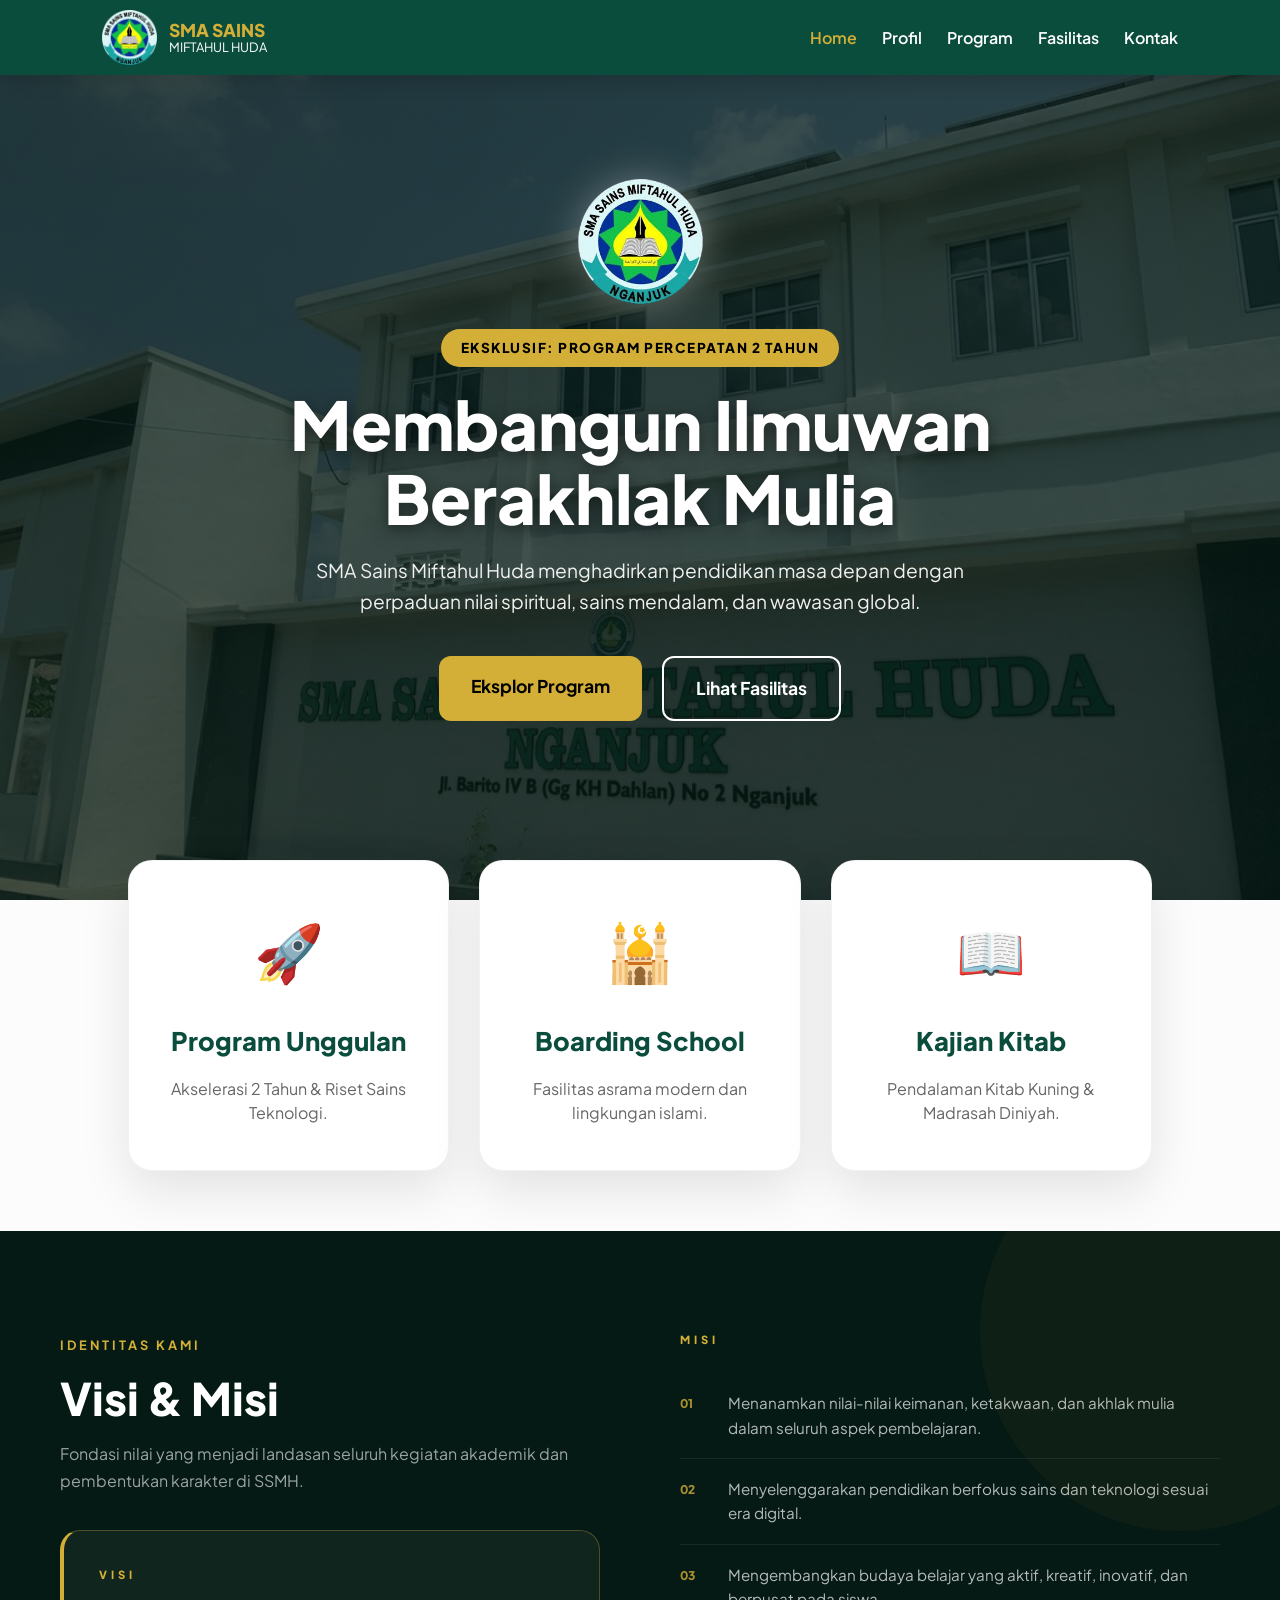
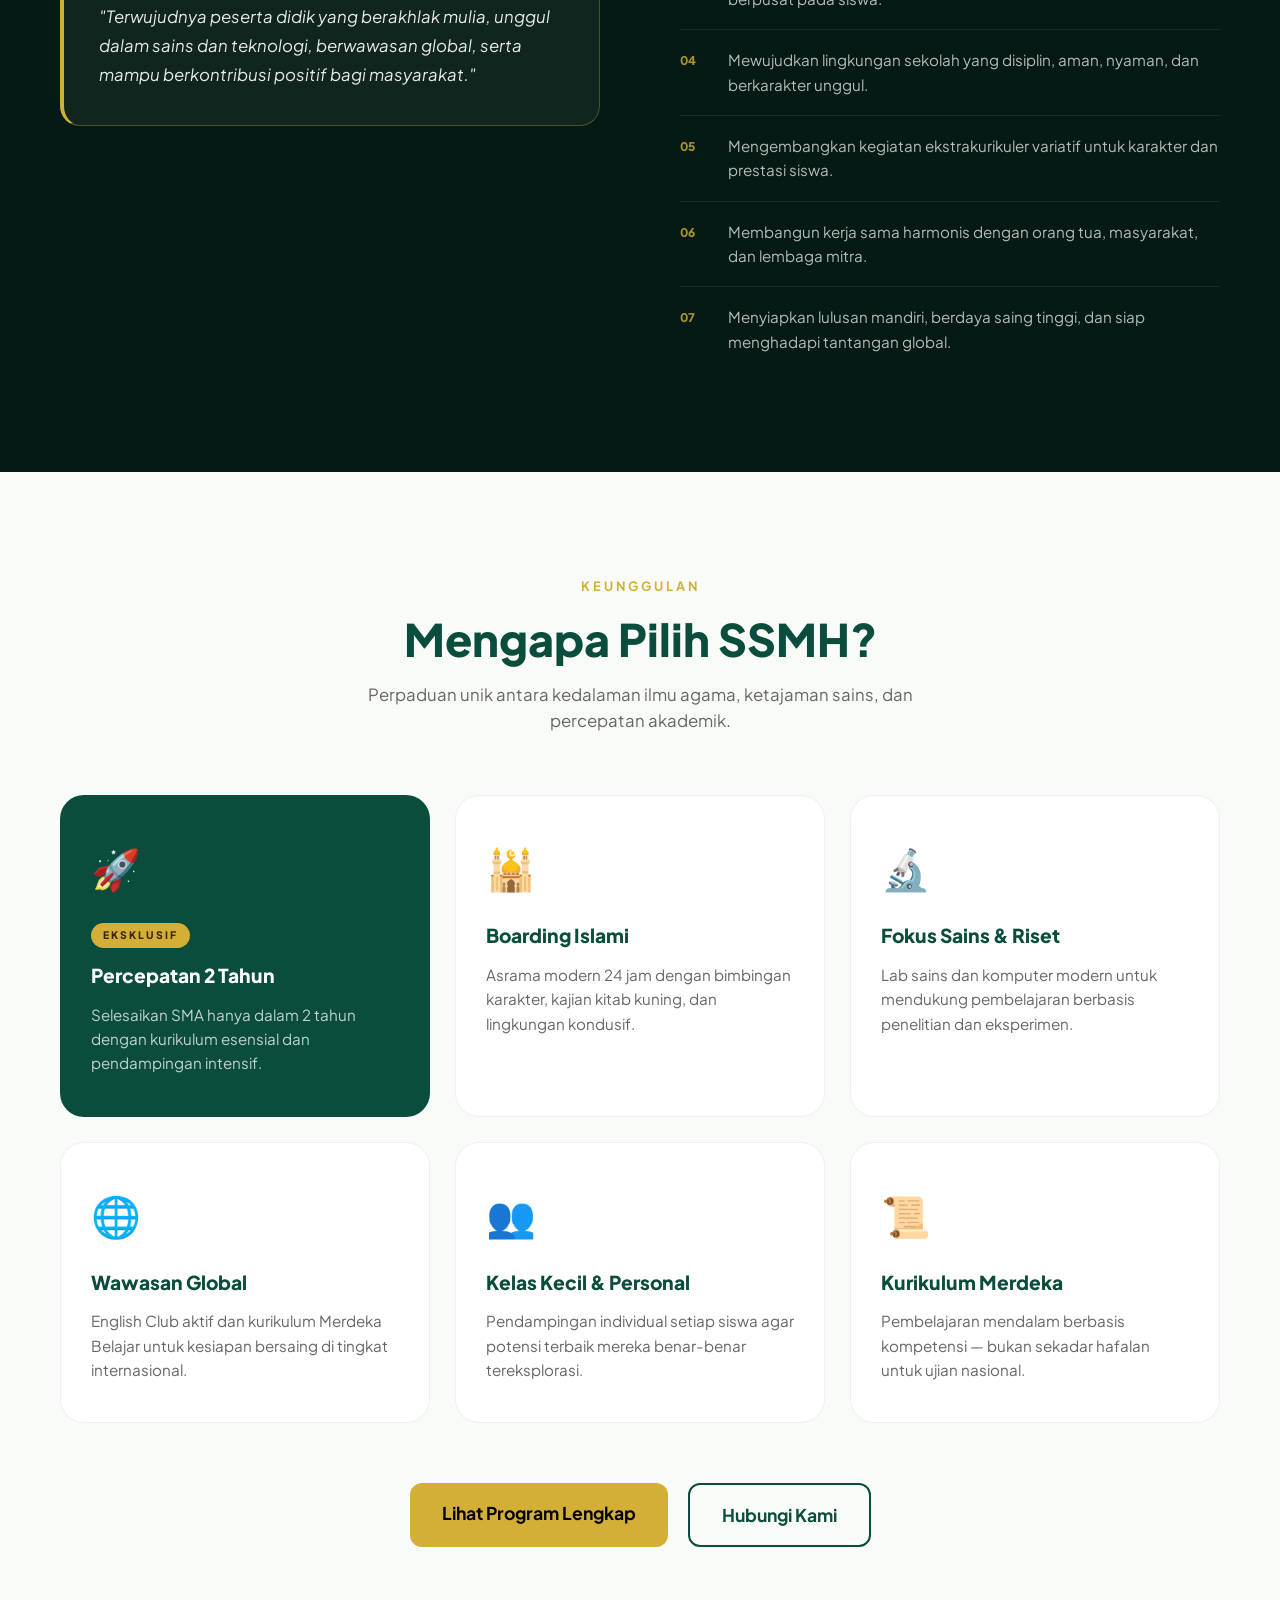
<file: index.html>
<!DOCTYPE html>
<html lang="id">
<head>
    <meta charset="UTF-8">
    <meta name="viewport" content="width=device-width, initial-scale=1.0">
    <title>SMA Sains Miftahul Huda</title>
    <link rel="icon" type="image/x-icon" href="dokumentasi/logo/favicon.ico">
    <link href="https://fonts.googleapis.com/css2?family=Inter:wght@400;700&family=Plus+Jakarta+Sans:wght@500;800&display=swap" rel="stylesheet">
    <link rel="stylesheet" href="css/style.css">
</head>
<body>


<nav>
    <div class="logo-container">
        <img src="dokumentasi/logo/images__6_-removebg-preview.png" alt="Logo SSMH" class="main-logo">
        <div class="logo-text">
            <span class="top">SMA SAINS</span>
            <span class="bottom">MIFTAHUL HUDA</span>
        </div>
    </div>
    <ul>
        <li><a href="index.html" class="active">Home</a></li>
        <li><a href="profil.html">Profil</a></li>
        <li><a href="program.html">Program</a></li>
        <li><a href="fasilitas.html">Fasilitas</a></li>
        <li><a href="kontak.html">Kontak</a></li>   
    </ul>
</nav>

<section class="hero">
    <div class="hero-content">
        <img src="dokumentasi/logo/images__6_-removebg-preview.png" alt="Logo" class="hero-center-logo">
        
        <div class="hero-text-area">
            <span class="badge">Eksklusif: Program Percepatan 2 Tahun</span>
            <h1>Membangun Ilmuwan Berakhlak Mulia</h1>
            <p>SMA Sains Miftahul Huda menghadirkan pendidikan masa depan dengan perpaduan nilai spiritual, sains mendalam, dan wawasan global.</p>
            
            <div class="hero-btns">
                <a href="program.html" class="btn btn-primary">Eksplor Program</a>
                <a href="fasilitas.html" class="btn btn-outline">Lihat Fasilitas</a>
            </div>
        </div>
    </div>
</section>

<section class="highlight">
    <a href="program.html" class="card">
        <div class="icon">🚀</div>
        <h3>Program Unggulan</h3>
        <p>Akselerasi 2 Tahun & Riset Sains Teknologi.</p>
    </a>

    <a href="fasilitas.html" class="card">
        <div class="icon">🕌</div>
        <h3>Boarding School</h3>
        <p>Fasilitas asrama modern dan lingkungan islami.</p>
    </a>

    <a href="program.html#pondok" class="card">
        <div class="icon">📖</div>
        <h3>Kajian Kitab</h3>
        <p>Pendalaman Kitab Kuning & Madrasah Diniyah.</p>
    </a>
</section>

<!-- =============================================
     GANTI SELURUH <section class="gallery-section"> 
     dengan dua section
     ============================================= -->

<!-- SECTION 1: VISI & MISI -->
<section class="visi-misi-section">
    <div class="container">
        <div class="vm-layout">

            <!-- Kiri: Visi -->
            <div class="vm-left">
                <span class="section-tag">Identitas Kami</span>
                <h2>Visi & Misi</h2>
                <p class="vm-intro">Fondasi nilai yang menjadi landasan seluruh kegiatan akademik dan pembentukan karakter di SSMH.</p>

                <div class="visi-card">
                    <div class="visi-card-label">VISI</div>
                    <blockquote>
                        "Terwujudnya peserta didik yang berakhlak mulia, unggul dalam sains dan teknologi, berwawasan global, serta mampu berkontribusi positif bagi masyarakat."
                    </blockquote>
                </div>
            </div>

            <!-- Kanan: Misi -->
            <div class="vm-right">
                <div class="misi-label-top">MISI</div>
                <ul class="misi-list">
                    <li>
                        <span class="misi-num">01</span>
                        <p>Menanamkan nilai-nilai keimanan, ketakwaan, dan akhlak mulia dalam seluruh aspek pembelajaran.</p>
                    </li>
                    <li>
                        <span class="misi-num">02</span>
                        <p>Menyelenggarakan pendidikan berfokus sains dan teknologi sesuai era digital.</p>
                    </li>
                    <li>
                        <span class="misi-num">03</span>
                        <p>Mengembangkan budaya belajar yang aktif, kreatif, inovatif, dan berpusat pada siswa.</p>
                    </li>
                    <li>
                        <span class="misi-num">04</span>
                        <p>Mewujudkan lingkungan sekolah yang disiplin, aman, nyaman, dan berkarakter unggul.</p>
                    </li>
                    <li>
                        <span class="misi-num">05</span>
                        <p>Mengembangkan kegiatan ekstrakurikuler variatif untuk karakter dan prestasi siswa.</p>
                    </li>
                    <li>
                        <span class="misi-num">06</span>
                        <p>Membangun kerja sama harmonis dengan orang tua, masyarakat, dan lembaga mitra.</p>
                    </li>
                    <li>
                        <span class="misi-num">07</span>
                        <p>Menyiapkan lulusan mandiri, berdaya saing tinggi, dan siap menghadapi tantangan global.</p>
                    </li>
                </ul>
            </div>

        </div>
    </div>
</section>

<!-- SECTION 2: MENGAPA PILIH KAMI -->
<section class="why-section">
    <div class="container">
        <div class="why-header">
            <span class="section-tag">Keunggulan</span>
            <h2>Mengapa Pilih SSMH?</h2>
            <p>Perpaduan unik antara kedalaman ilmu agama, ketajaman sains, dan percepatan akademik.</p>
        </div>

        <div class="why-grid">
            <div class="why-card why-card--featured">
                <div class="why-card-icon">🚀</div>
                <div class="why-badge-pill">Eksklusif</div>
                <h3>Percepatan 2 Tahun</h3>
                <p>Selesaikan SMA hanya dalam 2 tahun dengan kurikulum esensial dan pendampingan intensif.</p>
            </div>

            <div class="why-card">
                <div class="why-card-icon">🕌</div>
                <h3>Boarding Islami</h3>
                <p>Asrama modern 24 jam dengan bimbingan karakter, kajian kitab kuning, dan lingkungan kondusif.</p>
            </div>

            <div class="why-card">
                <div class="why-card-icon">🔬</div>
                <h3>Fokus Sains & Riset</h3>
                <p>Lab sains dan komputer modern untuk mendukung pembelajaran berbasis penelitian dan eksperimen.</p>
            </div>

            <div class="why-card">
                <div class="why-card-icon">🌐</div>
                <h3>Wawasan Global</h3>
                <p>English Club aktif dan kurikulum Merdeka Belajar untuk kesiapan bersaing di tingkat internasional.</p>
            </div>

            <div class="why-card">
                <div class="why-card-icon">👥</div>
                <h3>Kelas Kecil & Personal</h3>
                <p>Pendampingan individual setiap siswa agar potensi terbaik mereka benar-benar tereksplorasi.</p>
            </div>

            <div class="why-card">
                <div class="why-card-icon">📜</div>
                <h3>Kurikulum Merdeka</h3>
                <p>Pembelajaran mendalam berbasis kompetensi — bukan sekadar hafalan untuk ujian nasional.</p>
            </div>
        </div>

        <div class="why-cta">
            <a href="program.html" class="btn btn-primary">Lihat Program Lengkap</a>
            <a href="kontak.html" class="btn btn-outline" style="color: var(--primary); border-color: var(--primary);">Hubungi Kami</a>
        </div>
    </div>
</section>
</file>
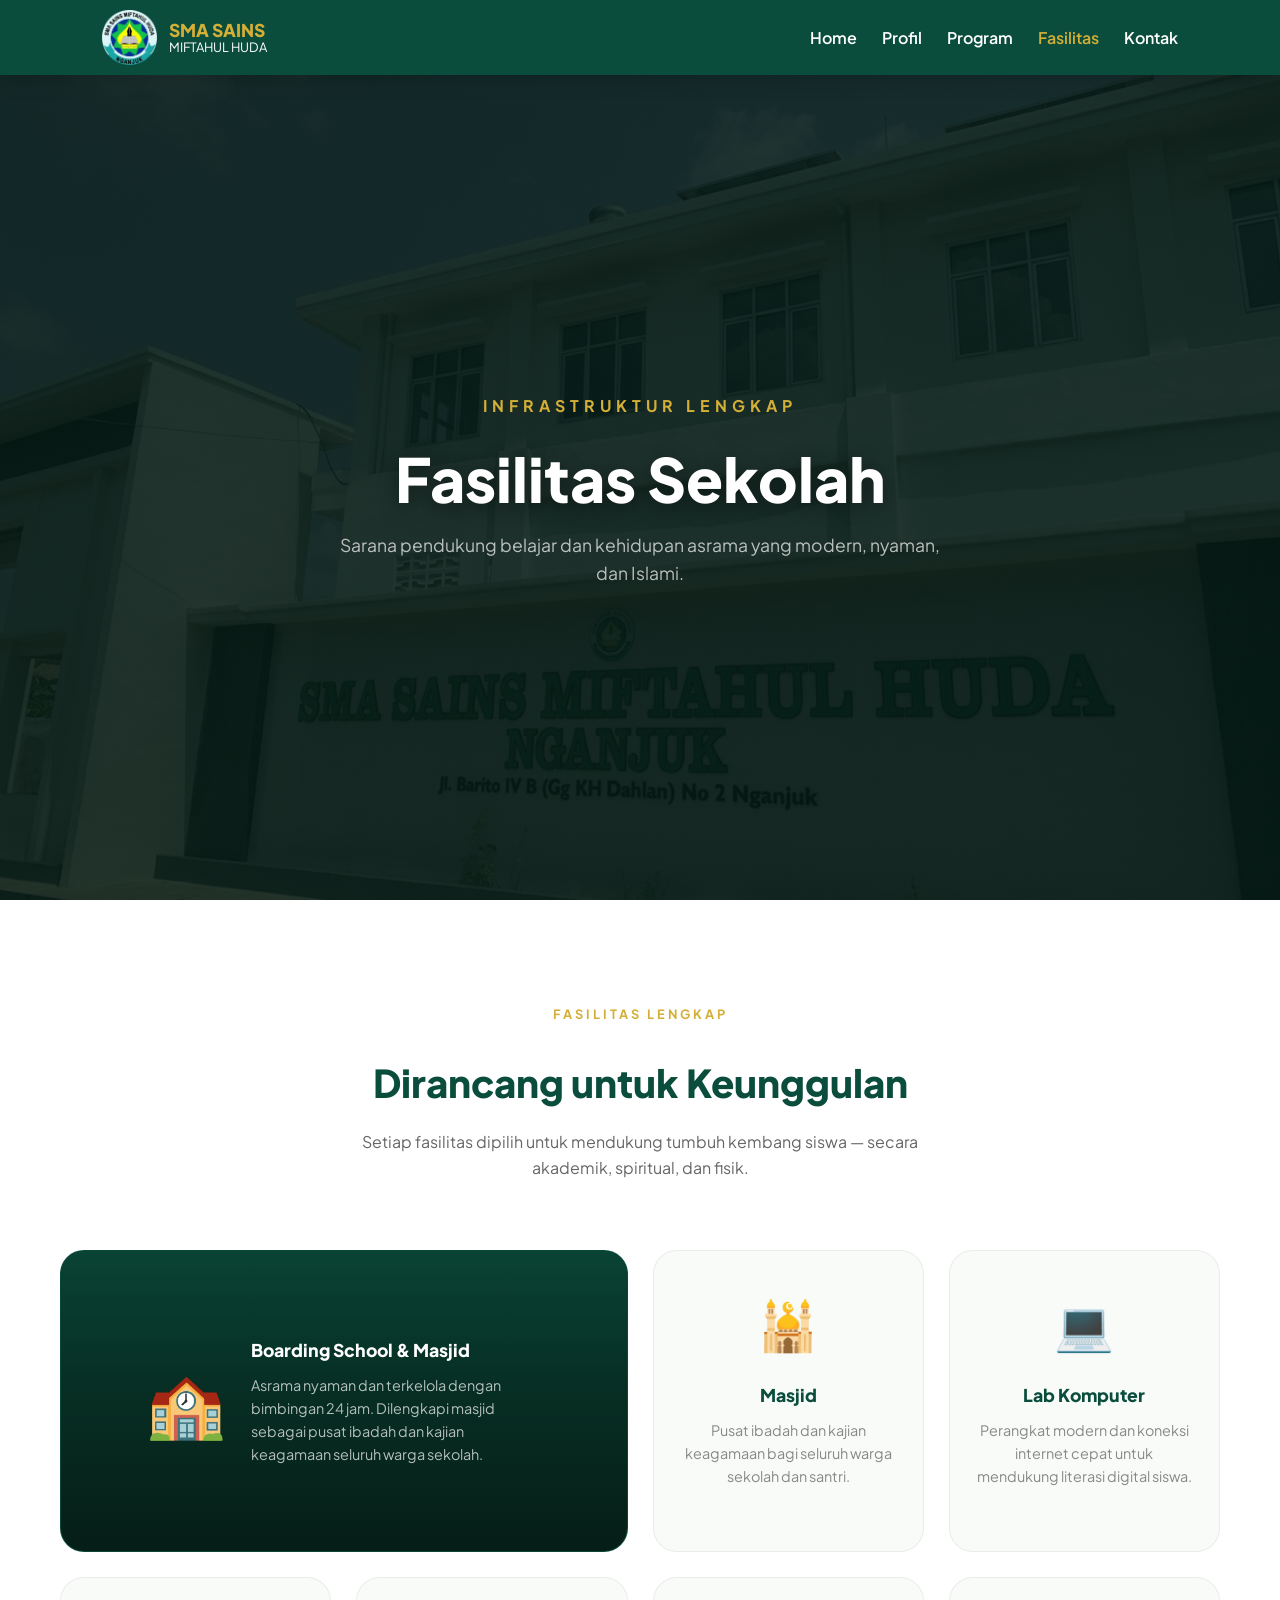
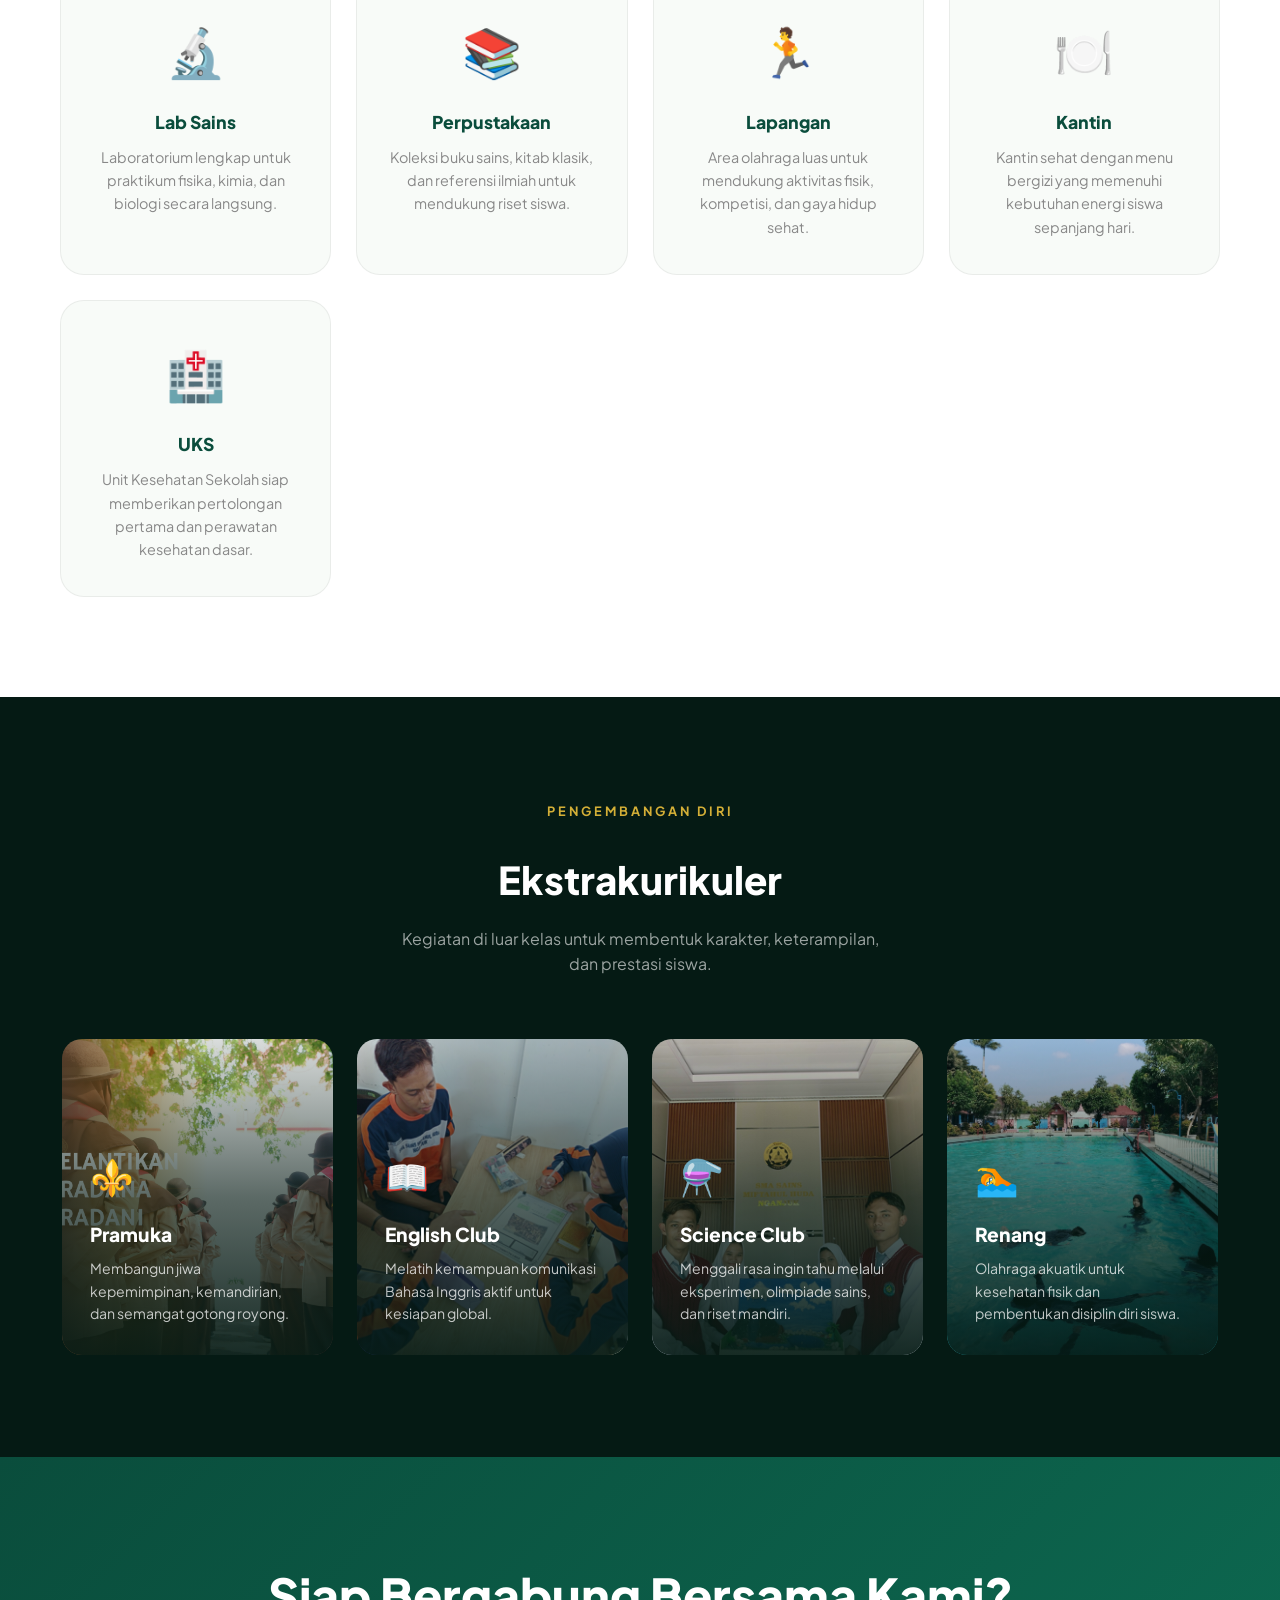
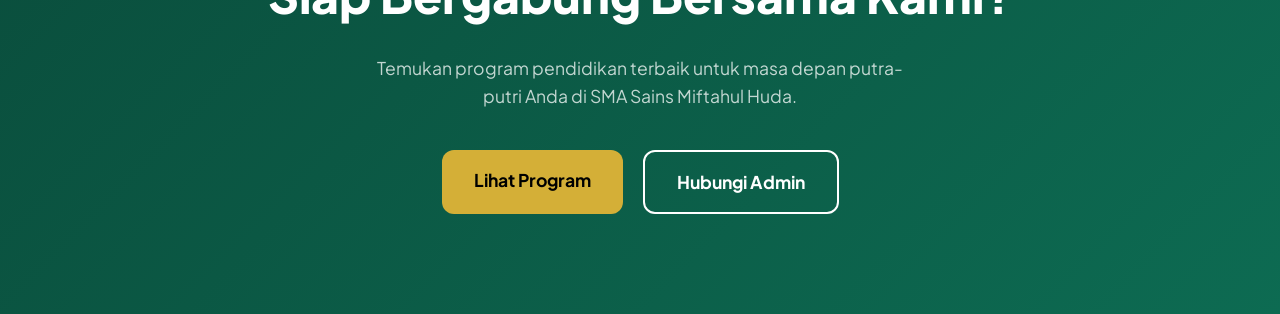
<file: fasilitas.html>
<!DOCTYPE html>
<html lang="id">
<head>
    <meta charset="UTF-8">
    <meta name="viewport" content="width=device-width, initial-scale=1.0">
    
    <title>Fasilitas | SMA Sains Miftahul Huda</title>
    <link rel="icon" type="image/x-icon" href="dokumentasi/logo/favicon.ico">
    <link href="https://fonts.googleapis.com/css2?family=Plus+Jakarta+Sans:wght@400;500;700;800&display=swap" rel="stylesheet">
    <link rel="stylesheet" href="css/style.css">
    <style>
        /* ============================================================
           FASILITAS PAGE - INLINE STYLES
           ============================================================ */

    
        /* SUB HEADER */
        .sub-header {
            padding: 160px 10% 80px;
            background: linear-gradient(rgba(5, 26, 20, 0.88), rgba(5, 26, 20, 0.88)),
                        url('dokumentasi/gedung/sma.png');
            background-size: cover;
            background-position: center;
            background-attachment: fixed;
            color: white;
            text-align: center;
        }

        .sub-header .section-tag {
            color: var(--accent);
        }

        .sub-header h1 {
            font-size: clamp(2.2rem, 5vw, 3.8rem);
            font-weight: 800;
            color: white;
            margin: 10px 0 20px;
        }

        .sub-header p {
            font-size: 1.1rem;
            color: rgba(255,255,255,0.7);
            max-width: 600px;
            margin: 0 auto;
        }

        /* ============================================================
           FASILITAS UTAMA (Boarding + Ibadah)
           ============================================================ */
        .fasilitas-section {
            padding: 100px 0;
            background: #fff;
        }

        .fas-intro {
            text-align: center;
            margin-bottom: 70px;
        }

        .fas-intro h2 {
            font-size: clamp(1.8rem, 3vw, 2.8rem);
            font-weight: 800;
            color: var(--primary);
            margin: 10px 0 15px;
        }

        .fas-intro p {
            color: #666;
            max-width: 600px;
            margin: 0 auto;
        }

        /* GRID FASILITAS */
        .fas-grid {
            display: grid;
            grid-template-columns: repeat(4, 1fr);
            gap: 25px;
        }

        .fas-card {
            background: #f8fbf8;
            border-radius: 24px;
            padding: 35px 25px;
            text-align: center;
            border: 1px solid rgba(0,0,0,0.06);
            transition: 0.4s cubic-bezier(0.175, 0.885, 0.32, 1.275);
            position: relative;
            overflow: hidden;
        }

        .fas-card::before {
            content: '';
            position: absolute;
            top: 0; left: 0; right: 0;
            height: 4px;
            background: var(--accent);
            transform: scaleX(0);
            transition: 0.3s;
            transform-origin: left;
        }

        .fas-card:hover {
            transform: translateY(-12px);
            box-shadow: 0 25px 50px rgba(10, 77, 60, 0.1);
            background: white;
        }

        .fas-card:hover::before {
            transform: scaleX(1);
        }

        .fas-card-icon {
            font-size: 3rem;
            margin-bottom: 18px;
            display: block;
        }

        .fas-card h3 {
            font-size: 1.1rem;
            font-weight: 800;
            color: var(--primary);
            margin-bottom: 10px;
        }

        .fas-card p {
            font-size: 0.9rem;
            color: #888;
            line-height: 1.6;
        }

        /* FASILITAS FEATURED (Boarding School) */
        .fas-featured {
            grid-column: span 2;
            background: var(--primary);
            display: flex;
            align-items: center;
            gap: 30px;
            text-align: left;
            padding: 45px 40px;
        }

        .fas-featured h3,
        .fas-featured p { color: white; }

        .fas-featured p { color: rgba(255,255,255,0.7); }

        .fas-featured-icon {
            font-size: 4rem;
            flex-shrink: 0;
        }

        /* ============================================================
           EKSTRA KURIKULER SECTION
           ============================================================ */
        .ekskul-section {
            padding: 100px 0;
            background: var(--dark);
        }

        .ekskul-header {
            text-align: center;
            margin-bottom: 60px;
        }

        .ekskul-header h2 {
            font-size: clamp(1.8rem, 3vw, 2.8rem);
            font-weight: 800;
            color: white;
            margin: 10px 0 15px;
        }

        .ekskul-header p {
            color: rgba(255,255,255,0.6);
            max-width: 500px;
            margin: 0 auto;
        }

        .ekskul-grid {
            display: grid;
            grid-template-columns: repeat(4, 1fr);
            gap: 20px;
        }

        .ekskul-card {
            position: relative;
            border-radius: 22px;
            overflow: hidden;
            min-height: 320px;
            display: flex;
            align-items: flex-end;
            transition: 0.4s ease;
            cursor: default;
            border: 2px solid transparent;
        }

        /* Layer foto background */
        .ekskul-bg {
            position: absolute;
            inset: 0;
            background-size: cover;
            background-position: center;
            transition: transform 0.6s ease;
            z-index: 1;
        }

        /* Overlay gelap gradient dari bawah */
        .ekskul-overlay {
            position: absolute;
            inset: 0;
            background: linear-gradient(
                to bottom,
                rgba(5, 26, 20, 0.15) 0%,
                rgba(5, 26, 20, 0.65) 50%,
                rgba(5, 26, 20, 0.92) 100%
            );
            z-index: 2;
            transition: 0.4s ease;
        }

        /* Konten teks di atas overlay */
        .ekskul-content {
            position: relative;
            z-index: 3;
            padding: 30px 28px;
            width: 100%;
        }

        .ekskul-card:hover {
            transform: translateY(-8px);
            box-shadow: 0 30px 60px rgba(0,0,0,0.4);
            border-color: var(--accent);
        }

        .ekskul-card:hover .ekskul-bg {
            transform: scale(1.08);
        }

        .ekskul-card:hover .ekskul-overlay {
            background: linear-gradient(
                to bottom,
                rgba(5, 26, 20, 0.2) 0%,
                rgba(5, 26, 20, 0.7) 50%,
                rgba(5, 26, 20, 0.95) 100%
            );
        }

        .ekskul-icon {
            font-size: 2.2rem;
            margin-bottom: 14px;
            display: block;
        }

        .ekskul-card h3 {
            font-size: 1.2rem;
            font-weight: 800;
            color: white;
            margin-bottom: 8px;
        }

        .ekskul-card p {
            font-size: 0.88rem;
            color: rgba(255,255,255,0.75);
            line-height: 1.6;
        }

        /* ============================================================
           CTA BANNER
           ============================================================ */
        .cta-banner {
            padding: 100px 0;
            background: linear-gradient(135deg, var(--primary) 0%, #0d6b52 100%);
            text-align: center;
        }

        .cta-banner h2 {
            font-size: clamp(2rem, 4vw, 3rem);
            font-weight: 800;
            color: white;
            margin-bottom: 20px;
        }

        .cta-banner p {
            color: rgba(255,255,255,0.75);
            font-size: 1.1rem;
            max-width: 550px;
            margin: 0 auto 40px;
        }

        .cta-btns {
            display: flex;
            gap: 20px;
            justify-content: center;
        }

        /* RESPONSIVE */
        @media (max-width: 1100px) {
            .fas-grid { grid-template-columns: repeat(3, 1fr); }
            .fas-featured { grid-column: span 3; }
            .ekskul-grid { grid-template-columns: repeat(2, 1fr); }
        }

        @media (max-width: 768px) {
            .fas-grid { grid-template-columns: repeat(2, 1fr); }
            .fas-featured { grid-column: span 2; flex-direction: column; text-align: center; }
            .ekskul-grid { grid-template-columns: repeat(2, 1fr); }
        }

        @media (max-width: 500px) {
            .fas-grid { grid-template-columns: 1fr; }
            .fas-featured { grid-column: span 1; }
            .ekskul-grid { grid-template-columns: 1fr; }
            .cta-btns { flex-direction: column; align-items: center; }
        }
    </style>
</head>
<body>

<!-- NAVBAR (Sama persis seperti halaman lain) -->
<nav>
    <div class="logo-container">
        <img src="dokumentasi/logo/images__6_-removebg-preview.png" alt="Logo SSMH" class="main-logo">
        <div class="logo-text">
            <span class="top">SMA SAINS</span>
            <span class="bottom">MIFTAHUL HUDA</span>
        </div>
    </div>
    <ul class="nav-links">
        <li><a href="index.html">Home</a></li>
        <li><a href="profil.html">Profil</a></li>
        <li><a href="program.html">Program</a></li>
        <li><a href="fasilitas.html" class="active">Fasilitas</a></li>
        <li><a href="kontak.html">Kontak</a></li>
    </ul>
</nav>

<!-- SUB HEADER -->
<header class="sub-header">
    <span class="section-tag">Infrastruktur Lengkap</span>
    <h1>Fasilitas Sekolah</h1>
    <p>Sarana pendukung belajar dan kehidupan asrama yang modern, nyaman, dan Islami.</p>
</header>

<!-- FASILITAS UTAMA -->
<section class="fasilitas-section">
    <div class="container">
        <div class="fas-intro">
            <span class="section-tag" style="color: var(--accent);">Fasilitas Lengkap</span>
            <h2>Dirancang untuk Keunggulan</h2>
            <p>Setiap fasilitas dipilih untuk mendukung tumbuh kembang siswa — secara akademik, spiritual, dan fisik.</p>
        </div>

        <div class="fas-grid">

            <!-- Featured: Boarding + Masjid — Ganti URL: dokumentasi/foto/masjid.jpg -->
<div class="fas-card fas-featured">
    <div class="fas-featured-bg" style="background-image: url('https://images.unsplash.com/photo-1564769625905-50e93615e769?q=80&w=1400');"></div>
    <div class="fas-featured-overlay"></div>
    <div class="fas-featured-body">
        <span class="fas-featured-icon">🏫 </span>
        <div>
            <h3>Boarding School & Masjid</h3>
            <p>Asrama nyaman dan terkelola dengan bimbingan 24 jam. Dilengkapi masjid sebagai pusat ibadah dan kajian keagamaan seluruh warga sekolah.</p>
        </div>
    </div>
</div>

            <!-- Masjid -->
            <div class="fas-card">
                <span class="fas-card-icon">🕌</span>
                <h3>Masjid</h3>
                <p>Pusat ibadah dan kajian keagamaan bagi seluruh warga sekolah dan santri.</p>
            </div>

            <!-- Lab Komputer -->
            <div class="fas-card">
                <span class="fas-card-icon">💻</span>
                <h3>Lab Komputer</h3>
                <p>Perangkat modern dan koneksi internet cepat untuk mendukung literasi digital siswa.</p>
            </div>

            <!-- Lab Sains -->
            <div class="fas-card">
                <span class="fas-card-icon">🔬</span>
                <h3>Lab Sains</h3>
                <p>Laboratorium lengkap untuk praktikum fisika, kimia, dan biologi secara langsung.</p>
            </div>

            <!-- Perpustakaan -->
            <div class="fas-card">
                <span class="fas-card-icon">📚</span>
                <h3>Perpustakaan</h3>
                <p>Koleksi buku sains, kitab klasik, dan referensi ilmiah untuk mendukung riset siswa.</p>
            </div>

            <!-- Lapangan -->
            <div class="fas-card">
                <span class="fas-card-icon">🏃</span>
                <h3>Lapangan</h3>
                <p>Area olahraga luas untuk mendukung aktivitas fisik, kompetisi, dan gaya hidup sehat.</p>
            </div>

            <!-- Kantin -->
            <div class="fas-card">
                <span class="fas-card-icon">🍽️</span>
                <h3>Kantin</h3>
                <p>Kantin sehat dengan menu bergizi yang memenuhi kebutuhan energi siswa sepanjang hari.</p>
            </div>

            <!-- UKS -->
            <div class="fas-card">
                <span class="fas-card-icon">🏥</span>
                <h3>UKS</h3>
                <p>Unit Kesehatan Sekolah siap memberikan pertolongan pertama dan perawatan kesehatan dasar.</p>
            </div>

        </div>
    </div>
</section>

<!-- EKSTRAKURIKULER -->
<section class="ekskul-section">
    <div class="container">
        <div class="ekskul-header">
            <span class="section-tag">Pengembangan Diri</span>
            <h2>Ekstrakurikuler</h2>
            <p>Kegiatan di luar kelas untuk membentuk karakter, keterampilan, dan prestasi siswa.</p>
        </div>

        <div class="ekskul-grid">

            <!-- PRAMUKA -->
            <!-- Ganti URL foto: dokumentasi/ekskul/pramuka.jpg -->
            <div class="ekskul-card">
                <div class="ekskul-bg" style="background-image: url('dokumentasi/extra/pramuka.png');"></div>
                <div class="ekskul-overlay"></div>
                <div class="ekskul-content">
                    <span class="ekskul-icon">⚜️</span>
                    <h3>Pramuka</h3>
                    <p>Membangun jiwa kepemimpinan, kemandirian, dan semangat gotong royong.</p>
                </div>
            </div>

            <!-- ENGLISH CLUB -->
            <!-- Ganti URL foto: dokumentasi/ekskul/english.jpg -->
            <div class="ekskul-card">
                <div class="ekskul-bg" style="background-image: url('dokumentasi/extra/inggris.png');"></div>
                <div class="ekskul-overlay"></div>
                <div class="ekskul-content">
                    <span class="ekskul-icon">📖</span>
                    <h3>English Club</h3>
                    <p>Melatih kemampuan komunikasi Bahasa Inggris aktif untuk kesiapan global.</p>
                </div>
            </div>

            <!-- SCIENCE CLUB -->
            <!-- Ganti URL foto: dokumentasi/ekskul/sains.jpg -->
            <div class="ekskul-card">
                <div class="ekskul-bg" style="background-image: url('dokumentasi/extra/sain.png');"></div>
                <div class="ekskul-overlay"></div>
                <div class="ekskul-content">
                    <span class="ekskul-icon">⚗️</span>
                    <h3>Science Club</h3>
                    <p>Menggali rasa ingin tahu melalui eksperimen, olimpiade sains, dan riset mandiri.</p>
                </div>
            </div>

            <!-- RENANG -->
            <!-- Ganti URL foto: dokumentasi/ekskul/renang.jpg -->
            <div class="ekskul-card">
                <div class="ekskul-bg" style="background-image: url('dokumentasi/extra/renang1.jpg');"></div>
                <div class="ekskul-overlay"></div>
                <div class="ekskul-content">
                    <span class="ekskul-icon">🏊</span>
                    <h3>Renang</h3>
                    <p>Olahraga akuatik untuk kesehatan fisik dan pembentukan disiplin diri siswa.</p>
                </div>
            </div>

        </div>
    </div>
</section>

<!-- CTA BANNER -->
<section class="cta-banner">
    <div class="container">
        <h2>Siap Bergabung Bersama Kami?</h2>
        <p>Temukan program pendidikan terbaik untuk masa depan putra-putri Anda di SMA Sains Miftahul Huda.</p>
        <div class="cta-btns">
            <a href="program.html" class="btn btn-primary">Lihat Program</a>
            <a href="kontak.html" class="btn btn-outline">Hubungi Admin</a>
        </div>
    </div>
</section>

</body>
</html>
</file>
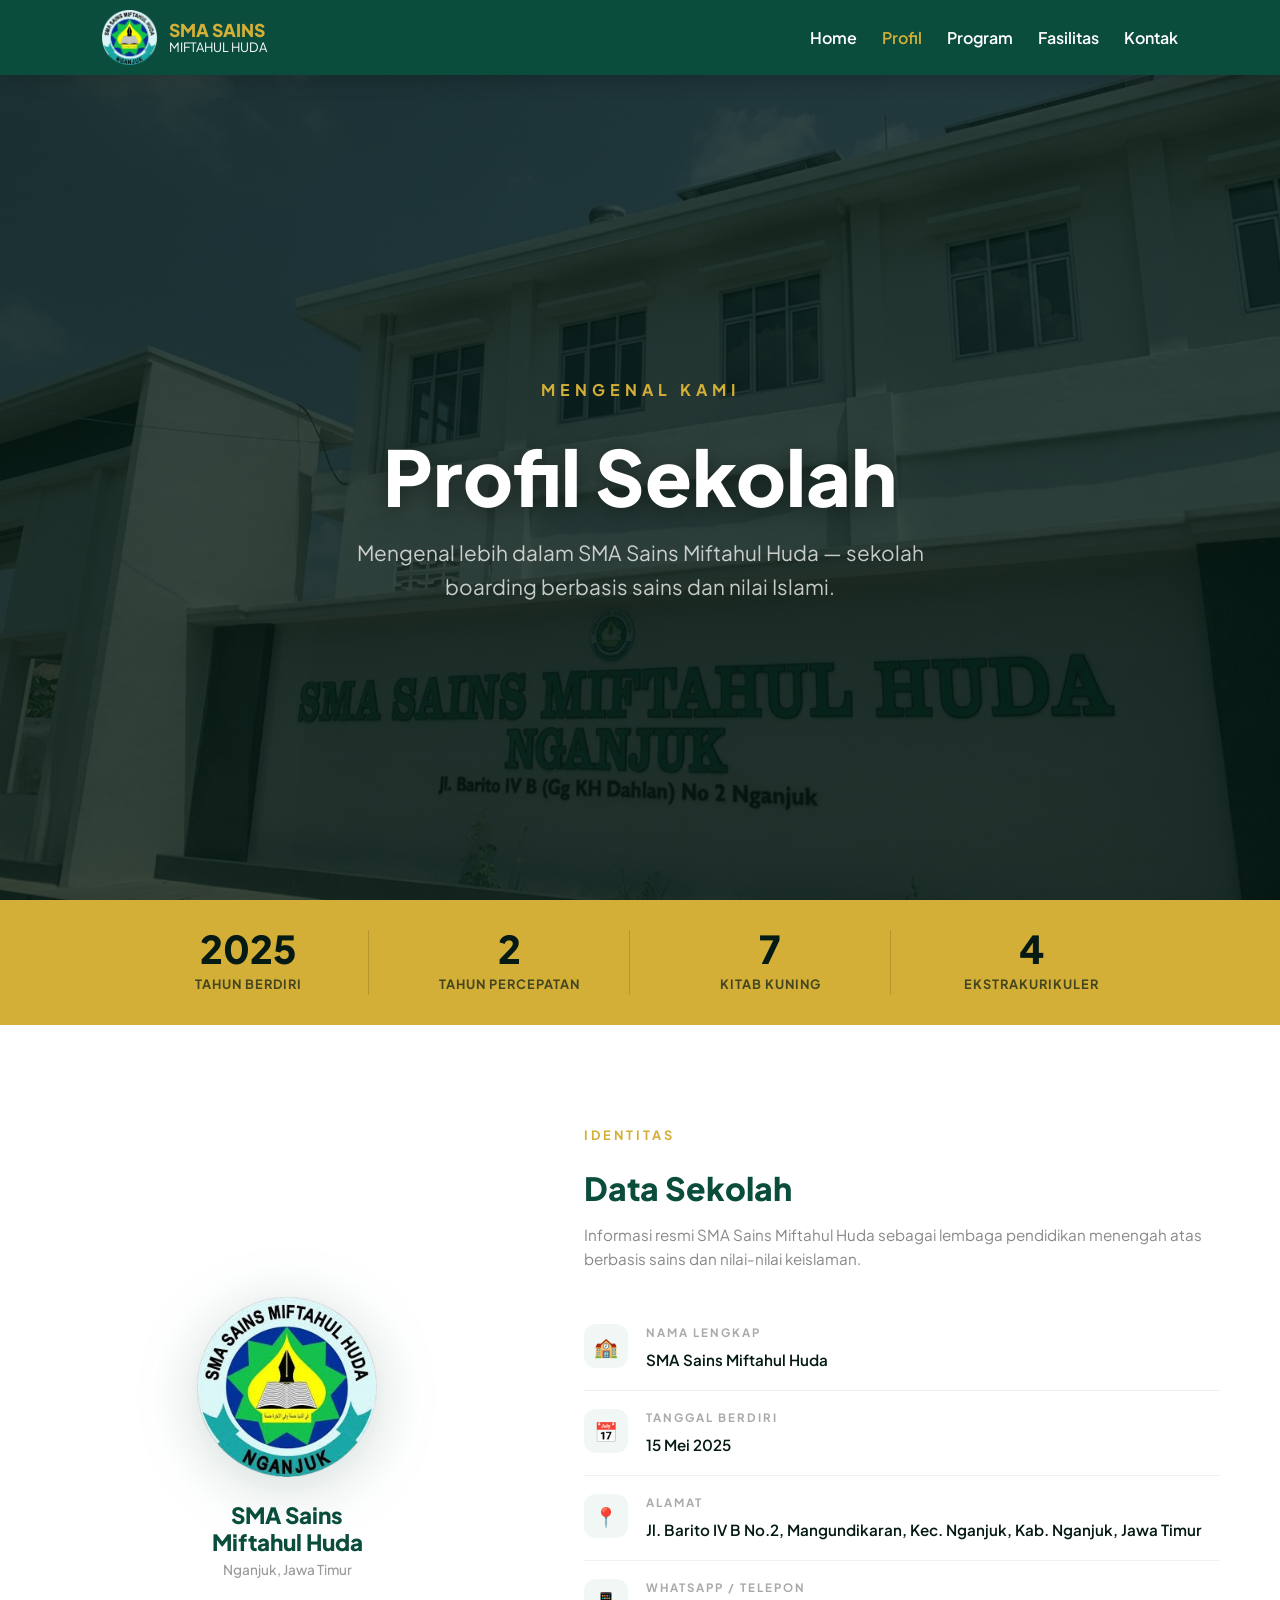
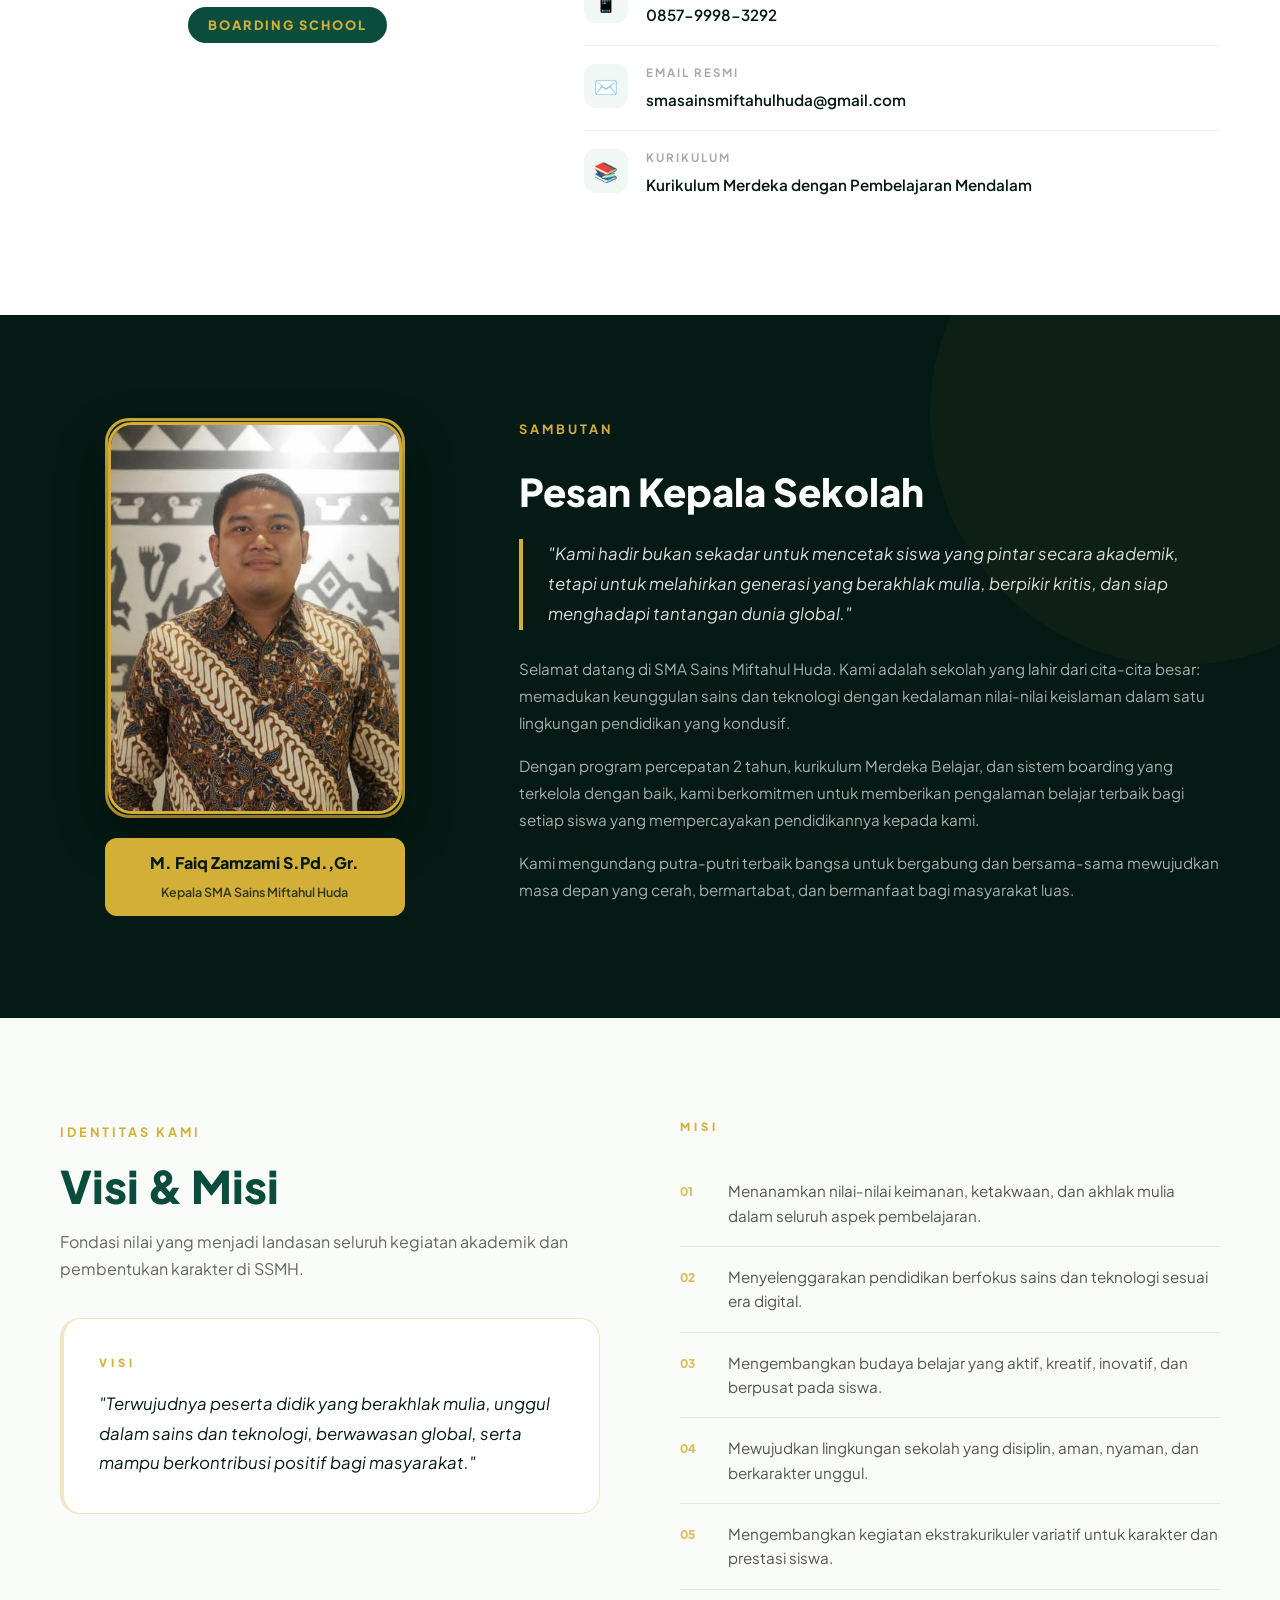
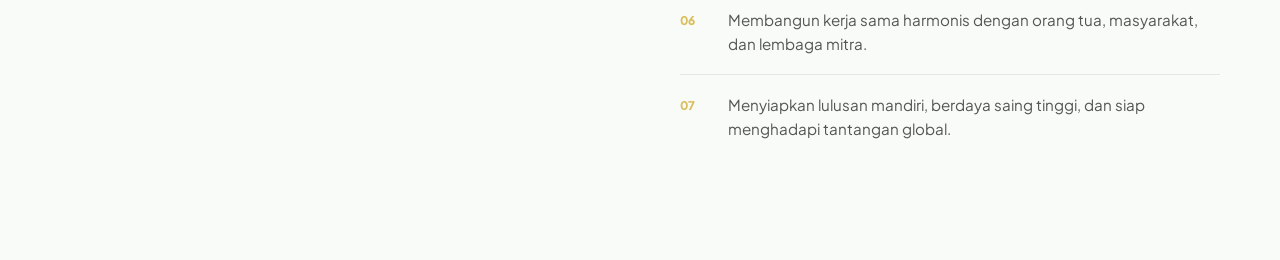
<file: profil.html>
<!DOCTYPE html>
<html lang="id">
<head>
    <meta charset="UTF-8">
    <meta name="viewport" content="width=device-width, initial-scale=1.0">
    <title>Profil | SMA Sains Miftahul Huda</title>
    <link rel="icon" type="image/x-icon" href="dokumentasi/logo/favicon.ico">
    <link href="https://fonts.googleapis.com/css2?family=Inter:wght@400;700&family=Plus+Jakarta+Sans:wght@500;800&display=swap" rel="stylesheet">
    <link rel="stylesheet" href="css/style.css">
    <style>
        /* ============================================================
           PROFIL PAGE STYLES
           ============================================================ */

        /* SUB HEADER */
        .sub-header {
            padding: 200px 10% 120px;
            background: linear-gradient(rgba(5, 26, 20, 0.80), rgba(5, 26, 20, 0.80)),
                        url('dokumentasi/gedung/sma.png') center/cover no-repeat fixed;
            color: white;
            text-align: center;
            min-height: 100vh;
            display: flex;
            flex-direction: column;
            align-items: center;
            justify-content: center;
        }
        .sub-header .section-tag { color: var(--accent); font-size: 1rem; letter-spacing: 5px; }
        .sub-header h1 {
            font-size: clamp(3rem, 6vw, 5rem);
            font-weight: 800;
            color: white;
            margin: 15px 0 20px;
            text-shadow: 0 4px 20px rgba(0,0,0,0.4);
        }
        .sub-header p {
            font-size: clamp(1rem, 1.8vw, 1.3rem);
            color: rgba(255,255,255,0.75);
            max-width: 600px;
        }

        /* ============================================================
           STATS BAR
           ============================================================ */
        .stats-bar {
            background: var(--accent);
            padding: 30px 10%;
            display: grid;
            grid-template-columns: repeat(4, 1fr);
            gap: 20px;
            text-align: center;
        }
        .stat-item { border-right: 1px solid rgba(0,0,0,0.15); }
        .stat-item:last-child { border-right: none; }
        .stat-num {
            font-size: clamp(1.8rem, 3vw, 2.5rem);
            font-weight: 800;
            color: var(--dark);
            display: block;
            line-height: 1;
        }
        .stat-label {
            font-size: 0.8rem;
            font-weight: 700;
            color: rgba(5,26,20,0.7);
            text-transform: uppercase;
            letter-spacing: 1px;
            margin-top: 6px;
            display: block;
        }

        /* ============================================================
           IDENTITAS SEKOLAH
           ============================================================ */
        .identitas-section {
            padding: 100px 0;
            background: #fff;
        }
        .identitas-layout {
            display: grid;
            grid-template-columns: 1fr 1.4fr;
            gap: 70px;
            align-items: center;
        }
        .identitas-visual {
            display: flex;
            flex-direction: column;
            align-items: center;
            gap: 25px;
        }
        .identitas-logo {
            width: 180px;
            height: 180px;
            object-fit: contain;
            filter: drop-shadow(0 10px 30px rgba(10,77,60,0.2));
        }
        .identitas-nama {
            text-align: center;
        }
        .identitas-nama h3 {
            font-size: 1.4rem;
            font-weight: 800;
            color: var(--primary);
            line-height: 1.2;
        }
        .identitas-nama span {
            font-size: 0.85rem;
            color: #999;
            font-weight: 500;
        }
        .npsn-badge {
            background: var(--primary);
            color: var(--accent);
            padding: 8px 20px;
            border-radius: 50px;
            font-size: 0.8rem;
            font-weight: 800;
            letter-spacing: 2px;
        }

        /* Info cards kanan */
        .identitas-info { display: flex; flex-direction: column; gap: 0; }
        .identitas-info h2 {
            font-size: clamp(1.8rem, 2.5vw, 2.4rem);
            font-weight: 800;
            color: var(--primary);
            margin-bottom: 8px;
        }
        .identitas-info .sub-desc {
            color: #888;
            font-size: 0.95rem;
            margin-bottom: 35px;
            line-height: 1.6;
        }
        .info-row {
            display: flex;
            align-items: flex-start;
            gap: 18px;
            padding: 18px 0;
            border-bottom: 1px solid #f0f0f0;
        }
        .info-row:last-child { border-bottom: none; }
        .info-icon {
            width: 44px; height: 44px;
            background: #f0f7f4;
            border-radius: 12px;
            display: flex; align-items: center; justify-content: center;
            font-size: 1.2rem;
            flex-shrink: 0;
        }
        .info-detail { flex: 1; }
        .info-detail label {
            display: block;
            font-size: 0.72rem;
            font-weight: 700;
            text-transform: uppercase;
            letter-spacing: 2px;
            color: #aaa;
            margin-bottom: 4px;
        }
        .info-detail span {
            font-size: 0.95rem;
            font-weight: 600;
            color: var(--dark);
        }

        /* ============================================================
           SAMBUTAN KEPALA SEKOLAH
           ============================================================ */
        .sambutan-section {
            padding: 100px 0;
            background: var(--dark);
            position: relative;
            overflow: hidden;
        }
        .sambutan-section::before {
            content: '';
            position: absolute;
            top: -150px; right: -150px;
            width: 500px; height: 500px;
            border-radius: 50%;
            background: rgba(212,175,55,0.04);
            pointer-events: none;
        }
        .sambutan-layout {
            display: grid;
            grid-template-columns: 1fr 1.8fr;
            gap: 70px;
            align-items: center;
        }
        .kepsek-foto-wrap {
            position: relative;
            display: flex;
            flex-direction: column;
            align-items: center;
            gap: 20px;
        }
        .kepsek-foto {
            width: 100%;
            max-width: 300px;
            aspect-ratio: 3/4;
            object-fit: cover;
            border-radius: 24px;
            border: 3px solid var(--accent);
            box-shadow: 0 20px 50px rgba(0,0,0,0.4);
        }
        /* Placeholder kalau foto belum ada */
        .kepsek-placeholder {
            width: 100%;
            max-width: 300px;
            aspect-ratio: 3/4;
            border-radius: 24px;
            border: 3px solid var(--accent);
            background: rgba(255,255,255,0.06);
            display: flex;
            flex-direction: column;
            align-items: center;
            justify-content: center;
            gap: 15px;
            color: rgba(255,255,255,0.4);
        }
        .kepsek-placeholder span { font-size: 4rem; }
        .kepsek-placeholder p { font-size: 0.8rem; text-align: center; line-height: 1.5; }
        .kepsek-name-card {
            background: var(--accent);
            color: var(--dark);
            padding: 12px 24px;
            border-radius: 12px;
            text-align: center;
            width: 100%;
            max-width: 300px;
        }
        .kepsek-name-card h4 { font-size: 1rem; font-weight: 800; margin-bottom: 3px; }
        .kepsek-name-card span { font-size: 0.78rem; font-weight: 600; opacity: 0.8; }

        /* Teks sambutan */
        .sambutan-text .section-tag { color: var(--accent); }
        .sambutan-text h2 {
            font-size: clamp(1.8rem, 3vw, 2.8rem);
            font-weight: 800;
            color: white;
            margin: 12px 0 25px;
            line-height: 1.15;
        }
        .sambutan-quote {
            border-left: 4px solid var(--accent);
            padding-left: 25px;
            margin-bottom: 25px;
        }
        .sambutan-quote p {
            font-size: 1.05rem;
            color: rgba(255,255,255,0.85);
            line-height: 1.8;
            font-style: italic;
        }
        .sambutan-body p {
            font-size: 0.95rem;
            color: rgba(255,255,255,0.65);
            line-height: 1.8;
            margin-bottom: 15px;
        }

        /* ============================================================
           VISI MISI (override padding biar konsisten)
           ============================================================ */
        .profil-visi-wrap {
            background: #f8fbf8;
            padding: 100px 0;
        }
        .profil-visi-wrap .visi-misi-section {
            padding: 0;
            background: transparent;
        }
        .profil-visi-wrap .vm-left h2,
        .profil-visi-wrap .vm-layout h2 { color: var(--primary); }
        .profil-visi-wrap .misi-list li { border-bottom-color: rgba(0,0,0,0.08); }
        .profil-visi-wrap .misi-list p { color: #555; }
        .profil-visi-wrap .visi-card blockquote { color: var(--dark); }
        .profil-visi-wrap .vm-intro { color: #666; }
        .profil-visi-wrap .visi-card {
            background: white;
            border: 1px solid rgba(212,175,55,0.3);
            border-left: 4px solid var(--accent);
        }

        /* ============================================================
           RESPONSIVE
           ============================================================ */
        @media (max-width: 1024px) {
            .stats-bar { grid-template-columns: repeat(2, 1fr); }
            .stat-item:nth-child(2) { border-right: none; }
            .identitas-layout,
            .sambutan-layout { grid-template-columns: 1fr; }
            .identitas-visual { flex-direction: row; justify-content: center; }
        }
        @media (max-width: 600px) {
            .stats-bar { grid-template-columns: repeat(2, 1fr); }
            .identitas-visual { flex-direction: column; }
        }
    </style>
</head>
<body>

<nav>
    <div class="logo-container">
        <img src="dokumentasi/logo/images__6_-removebg-preview.png" alt="Logo SSMH" class="main-logo">
        <div class="logo-text">
            <span class="top">SMA SAINS</span>
            <span class="bottom">MIFTAHUL HUDA</span>
        </div>
    </div>
    <ul>
        <li><a href="index.html">Home</a></li>
        <li><a href="profil.html" class="active">Profil</a></li>
        <li><a href="program.html">Program</a></li>
        <li><a href="fasilitas.html">Fasilitas</a></li>
        <li><a href="kontak.html">Kontak</a></li>
    </ul>
</nav>

<!-- SUB HEADER -->
<header class="sub-header">
    <span class="section-tag">Mengenal Kami</span>
    <h1>Profil Sekolah</h1>
    <p>Mengenal lebih dalam SMA Sains Miftahul Huda — sekolah boarding berbasis sains dan nilai Islami.</p>
</header>

<!-- STATS BAR -->
<div class="stats-bar">
    <div class="stat-item">
        <span class="stat-num">2025</span>
        <span class="stat-label">Tahun Berdiri</span>
    </div>
    <div class="stat-item">
        <span class="stat-num">2</span>
        <span class="stat-label">Tahun Percepatan</span>
    </div>
    <div class="stat-item">
        <span class="stat-num">7</span>
        <span class="stat-label">Kitab Kuning</span>
    </div>
    <div class="stat-item">
        <span class="stat-num">4</span>
        <span class="stat-label">Ekstrakurikuler</span>
    </div>
</div>

<!-- IDENTITAS SEKOLAH -->
<section class="identitas-section">
    <div class="container">
        <div class="identitas-layout">

            <!-- Kiri: Logo & Nama -->
            <div class="identitas-visual">
                <img src="dokumentasi/logo/images__6_-removebg-preview.png" alt="Logo SSMH" class="identitas-logo">
                <div class="identitas-nama">
                    <h3>SMA Sains<br>Miftahul Huda</h3>
                    <span>Nganjuk, Jawa Timur</span>
                </div>
                <div class="npsn-badge">BOARDING SCHOOL</div>
            </div>

            <!-- Kanan: Info Detail -->
            <div class="identitas-info">
                <span class="section-tag" style="color: var(--accent);">Identitas</span>
                <h2>Data Sekolah</h2>
                <p class="sub-desc">Informasi resmi SMA Sains Miftahul Huda sebagai lembaga pendidikan menengah atas berbasis sains dan nilai-nilai keislaman.</p>

                <div class="info-row">
                    <div class="info-icon">🏫</div>
                    <div class="info-detail">
                        <label>Nama Lengkap</label>
                        <span>SMA Sains Miftahul Huda</span>
                    </div>
                </div>
                <div class="info-row">
                    <div class="info-icon">📅</div>
                    <div class="info-detail">
                        <label>Tanggal Berdiri</label>
                        <span>15 Mei 2025</span>
                    </div>
                </div>
                <div class="info-row">
                    <div class="info-icon">📍</div>
                    <div class="info-detail">
                        <label>Alamat</label>
                        <span>Jl. Barito IV B No.2, Mangundikaran, Kec. Nganjuk, Kab. Nganjuk, Jawa Timur</span>
                    </div>
                </div>
                <div class="info-row">
                    <div class="info-icon">📱</div>
                    <div class="info-detail">
                        <label>WhatsApp / Telepon</label>
                        <span>0857-9998-3292</span>
                    </div>
                </div>
                <div class="info-row">
                    <div class="info-icon">✉️</div>
                    <div class="info-detail">
                        <label>Email Resmi</label>
                        <span>smasainsmiftahulhuda@gmail.com</span>
                    </div>
                </div>
                <div class="info-row">
                    <div class="info-icon">📚</div>
                    <div class="info-detail">
                        <label>Kurikulum</label>
                        <span>Kurikulum Merdeka dengan Pembelajaran Mendalam</span>
                    </div>
                </div>
            </div>

        </div>
    </div>
</section>

<!-- SAMBUTAN KEPALA SEKOLAH -->
<section class="sambutan-section">
    <div class="container">
        <div class="sambutan-layout">

            <!-- Foto Kepsek -->
            <div class="kepsek-foto-wrap">
                <!--
                    GANTI <div class="kepsek-placeholder"> dengan:
                    <img src="dokumentasi/foto/kepsek.jpg" class="kepsek-foto" alt="Kepala Sekolah">
                    jika foto sudah tersedia
                -->
                <div class="kepsek-placeholder">
                  <img src="dokumentasi/foto/kepsek.jpg" class="kepsek-foto" alt="Kepala Sekolah">
                </div>
                <div class="kepsek-name-card">
                    <h4>M. Faiq Zamzami S.Pd.,Gr.</h4>
                    <span>Kepala SMA Sains Miftahul Huda</span>
                </div>
            </div>

            <!-- Teks Sambutan -->
            <div class="sambutan-text">
                <span class="section-tag">Sambutan</span>
                <h2>Pesan Kepala Sekolah</h2>
                <div class="sambutan-quote">
                    <p>"Kami hadir bukan sekadar untuk mencetak siswa yang pintar secara akademik, tetapi untuk melahirkan generasi yang berakhlak mulia, berpikir kritis, dan siap menghadapi tantangan dunia global."</p>
                </div>
                <div class="sambutan-body">
                    <p>Selamat datang di SMA Sains Miftahul Huda. Kami adalah sekolah yang lahir dari cita-cita besar: memadukan keunggulan sains dan teknologi dengan kedalaman nilai-nilai keislaman dalam satu lingkungan pendidikan yang kondusif.</p>
                    <p>Dengan program percepatan 2 tahun, kurikulum Merdeka Belajar, dan sistem boarding yang terkelola dengan baik, kami berkomitmen untuk memberikan pengalaman belajar terbaik bagi setiap siswa yang mempercayakan pendidikannya kepada kami.</p>
                    <p>Kami mengundang putra-putri terbaik bangsa untuk bergabung dan bersama-sama mewujudkan masa depan yang cerah, bermartabat, dan bermanfaat bagi masyarakat luas.</p>
                </div>
            </div>

        </div>
    </div>
</section>

<!-- VISI & MISI -->
<div class="profil-visi-wrap">
    <div class="container">
        <div class="vm-layout">
            <div class="vm-left">
                <span class="section-tag">Identitas Kami</span>
                <h2 style="color: var(--primary);">Visi & Misi</h2>
                <p class="vm-intro" style="color: #666;">Fondasi nilai yang menjadi landasan seluruh kegiatan akademik dan pembentukan karakter di SSMH.</p>
                <div class="visi-card" style="background: white; border-color: rgba(212,175,55,0.3);">
                    <div class="visi-card-label">VISI</div>
                    <blockquote style="color: var(--dark);">
                        "Terwujudnya peserta didik yang berakhlak mulia, unggul dalam sains dan teknologi, berwawasan global, serta mampu berkontribusi positif bagi masyarakat."
                    </blockquote>
                </div>
            </div>
            <div class="vm-right">
                <div class="misi-label-top">MISI</div>
                <ul class="misi-list">
                    <li>
                        <span class="misi-num">01</span>
                        <p style="color: #555;">Menanamkan nilai-nilai keimanan, ketakwaan, dan akhlak mulia dalam seluruh aspek pembelajaran.</p>
                    </li>
                    <li>
                        <span class="misi-num">02</span>
                        <p style="color: #555;">Menyelenggarakan pendidikan berfokus sains dan teknologi sesuai era digital.</p>
                    </li>
                    <li>
                        <span class="misi-num">03</span>
                        <p style="color: #555;">Mengembangkan budaya belajar yang aktif, kreatif, inovatif, dan berpusat pada siswa.</p>
                    </li>
                    <li>
                        <span class="misi-num">04</span>
                        <p style="color: #555;">Mewujudkan lingkungan sekolah yang disiplin, aman, nyaman, dan berkarakter unggul.</p>
                    </li>
                    <li>
                        <span class="misi-num">05</span>
                        <p style="color: #555;">Mengembangkan kegiatan ekstrakurikuler variatif untuk karakter dan prestasi siswa.</p>
                    </li>
                    <li>
                        <span class="misi-num">06</span>
                        <p style="color: #555;">Membangun kerja sama harmonis dengan orang tua, masyarakat, dan lembaga mitra.</p>
                    </li>
                    <li>
                        <span class="misi-num">07</span>
                        <p style="color: #555;">Menyiapkan lulusan mandiri, berdaya saing tinggi, dan siap menghadapi tantangan global.</p>
                    </li>
                </ul>
            </div>
        </div>
    </div>
</div>

</body>
</html>
</file>
<file: css/style.css>
/* ============================================================
   GLOBAL SETTINGS
   ============================================================ */
:root {
    --primary: #0a4d3c;      /* Hijau Tua Deep */
    --accent: #d4af37;       /* Emas */
    --dark: #051a14;         /* Background Gelap */
    --light: #ffffff;
    --gray: #f4f4f4;
}

* {
    margin: 0;
    padding: 0;
    box-sizing: border-box;
}

body {
    font-family: 'Plus Jakarta Sans', sans-serif;
    background: #fcfcfc;
    color: var(--dark);
    overflow-x: hidden;
    line-height: 1.6;
}

/* ============================================================
   NAVBAR (FIXED & SINGLE LAYER)
   ============================================================ */
nav {
    display: flex;
    justify-content: space-between;
    align-items: center;
    background: var(--primary);
    color: white;
    padding: 10px 8%;
    position: fixed;
    width: 100%;
    top: 0;
    left: 0;
    z-index: 10000;
    box-shadow: 0 4px 20px rgba(0, 0, 0, 0.2);
}

.logo-container {
    display: flex;
    align-items: center;
    gap: 12px;
}

.main-logo {
    height: 55px;
    width: auto;
}

.logo-text {
    display: flex;
    flex-direction: column;
    line-height: 1.1;
}

.logo-text .top {
    font-size: 1.1rem;
    font-weight: 800;
    color: var(--accent);
}

.logo-text .bottom {
    font-size: 0.8rem;
    font-weight: 400;
}

nav ul {
    display: flex;
    list-style: none;
}

nav ul li { margin-left: 25px; }

nav a {
    color: white;
    text-decoration: none;
    font-weight: 600;
    font-size: 1rem;
    transition: 0.3s;
}

nav a:hover, nav a.active { color: var(--accent); }
/* ============================================================
    HERO SECTION (Versi Stabil & Niat)
   ============================================================ */
.hero {
    height: 100vh;
    min-height: 750px; 
    position: relative;
    display: flex;
    align-items: center;
    justify-content: center;
    overflow: hidden;
    color: white;
    text-align: center;
    
    background: linear-gradient(rgba(5, 26, 20, 0.75), rgba(5, 26, 20, 0.75)), 
                url('../dokumentasi/gedung/sma.png'); 
    background-size: cover;
    background-position: center;
    background-attachment: fixed;
}


.hero-content {
    z-index: 10;
    max-width: 900px;
    padding: 0 20px;
    display: flex;
    flex-direction: column;
    align-items: center;
}

/* LOGO SEKOLAH: Ukuran diperkecil biar GAK KEGEDEAN */
.hero-center-logo {
    height: 125px; /* Gue turunin dari 120px ke 100px biar proporsional */
    width: auto;
    margin-bottom: 25px;
    filter: drop-shadow(0 0 20px rgba(255, 255, 255, 0.3));
    /* EFEK DENYUT BALIK LAGI! */
    animation: pulse-denyut 3s infinite ease-in-out;
}

/* ANIMASI DENYUT */
@keyframes pulse-denyut {
    0%, 100% { 
        transform: scale(1); 
        filter: drop-shadow(0 0 10px rgba(255, 255, 255, 0.2));
    }
    50% { 
        transform: scale(1.08); /* Ukuran denyut pas */
        filter: drop-shadow(0 0 25px rgba(252, 194, 1, 0.5)); /* Glow emas dikit */
    }
}

.hero-text-area h1 {
    font-size: clamp(2.5rem, 5.5vw, 4.2rem);
    font-weight: 800;
    line-height: 1.1;
    margin-bottom: 20px;
    color: white;
    text-shadow: 0 4px 15px rgba(0,0,0,0.5);
}

.hero-text-area p {
    font-size: 1.2rem;
    color: #f0f0f0;
    max-width: 700px;
    margin: 0 auto 40px;
    line-height: 1.6;
}

/* BADGE */
.badge {
    display: inline-block;
    background: var(--accent);
    color: #000;
    padding: 8px 20px;
    border-radius: 50px;
    font-size: 0.85rem;
    font-weight: 800;
    margin-bottom: 20px;
    text-transform: uppercase;
    letter-spacing: 1.5px;
}

/* BUTTONS */
.hero-btns {
    display: flex;
    gap: 20px;
    justify-content: center;
}




/* ============================================================
   HIGHLIGHT SECTION (Biar Gak Numpuk)
   ============================================================ */
.highlight {
    display: grid;
    grid-template-columns: repeat(auto-fit, minmax(320px, 1fr));
    gap: 30px;
    padding: 60px 10%;
    margin-top: -100px; /* Bikin card naik dikit ke area Hero tapi gak nabrak teks */
    position: relative;
    z-index: 100;
}

.highlight a.card {
    background: white;
    padding: 45px 35px;
    border-radius: 24px;
    text-align: center;
    text-decoration: none;
    color: inherit;
    box-shadow: 0 20px 50px rgba(0,0,0,0.1);
    transition: 0.4s cubic-bezier(0.175, 0.885, 0.32, 1.275);
    border: 1px solid rgba(0,0,0,0.05);
}

.highlight a.card:hover {
    transform: translateY(-20px);
    box-shadow: 0 30px 60px rgba(10, 77, 60, 0.15);
    border-bottom: 6px solid var(--accent);
}

.icon {
    font-size: 3.5rem;
    margin-bottom: 25px;
}

.card h3 {
    font-size: 1.6rem;
    color: var(--primary);
    margin-bottom: 15px;
    font-weight: 800;
}

.card p {
    font-size: 1rem;
    color: #666;
    line-height: 1.5;
}

/* ============================================================
   GLOBAL BUTTONS
   ============================================================ */
.btn {
    padding: 16px 32px;
    border-radius: 12px;
    text-decoration: none;
    font-weight: 700;
    font-size: 1.1rem;
    transition: 0.3s;
}

.btn-primary {
    background: var(--accent);
    color: black;
}

.btn-primary:hover {
    background: #c49b2f;
    transform: translateY(-3px);
    box-shadow: 0 10px 20px rgba(212, 175, 55, 0.3);
}

.btn-outline {
    border: 2px solid white;
    color: white;
}

.btn-outline:hover {
    background: white;
    color: var(--primary);
    transform: translateY(-3px);
}

/* ============================================================
   PROGRAM & FASILITAS (Fixing Table/Grid)
   ============================================================ */
.container {
    max-width: 1200px;
    margin: 0 auto;
    padding: 0 20px;
}

.fast-track-card {
    display: flex;
    background: white;
    padding: 50px;
    border-radius: 24px;
    box-shadow: 0 15px 40px rgba(0,0,0,0.05);
    margin: 60px 0;
    align-items: center;
    gap: 40px;
}

.ft-text { width: 60%; }
.ft-visual { width: 40%; display: flex; justify-content: center; }

.fas-featured {
    grid-column: span 2;
    position: relative;
    overflow: hidden;
    min-height: 280px;
    display: flex;
    align-items: flex-end;
    padding: 0;
    background: none;
    border: 2px solid transparent;
    transition: 0.4s ease;
}
.fas-featured:hover {
    transform: translateY(-12px);
    box-shadow: 0 30px 60px rgba(0,0,0,0.35);
    border-color: var(--accent);
}

.year-circle {
    width: 200px;
    height: 200px;
    border: 10px solid var(--accent);
    border-radius: 50%;
    
    display: flex;
    flex-direction: column;
    align-items: center;
    justify-content: center;

    background: white;
    box-shadow: 0 10px 25px rgba(0,0,0,0.1);

    text-align: center;
}

.year-circle {
    width: 220px;
    height: 220px;
    border: 10px solid var(--accent);
    border-radius: 50%;
    display: flex;
    flex-direction: column;
    align-items: center;
    justify-content: center;
    background: white;
    box-shadow: 0 10px 30px rgba(0,0,0,0.1);
    /* Penting: line-height kecil biar angka & teks nempel cantik */
    line-height: 0.8; 
}

.year-circle .number {
    font-size: 6rem; /* Nah, ini baru GEDE beneran angkanya */
    font-weight: 900;
    color: var(--primary);
}

.year-circle .text {
    font-size: 1.4rem;
    font-weight: 700;
    color: #333;
    text-transform: uppercase;
    letter-spacing: 2px; /* Biar kelihatan mewah */
    margin-top: 5px;
}

/* Label pemisah section */
.program-label {
    display: inline-block;
    background: var(--primary);
    color: var(--accent);
    padding: 10px 25px;
    border-radius: 8px;
    font-weight: 800;
    margin-bottom: 20px;
    text-transform: uppercase;
    font-size: 0.9rem;
}

/* Rapiin List Centang */
.feature-list {
    list-style: none;
    margin-top: 20px;
}
.feature-list li {
    display: flex;
    align-items: center;
    gap: 15px;
    margin-bottom: 12px;
    font-weight: 500;
}

/* Section Kitab */
.kitab-grid-modern {
    display: grid;
    /* Ini rahasianya: dia bakal bikin kolom otomatis sesuai lebar layar TV */
    grid-template-columns: repeat(auto-fit, minmax(280px, 1fr)); 
    gap: 25px;
    margin-top: 30px;
}

.k-card {
    background: #f9f9f9;
    padding: 30px;
    border-radius: 20px;
    text-align: center;
    border: 1px solid #eee;
    transition: 0.3s ease;
}

.k-card:hover {
    border-color: var(--accent);
    background: white;
    transform: translateY(-10px);
    box-shadow: 0 15px 35px rgba(10, 77, 60, 0.1);
}

/* ===================== GALLERY DOKUMENTASI ===================== */
.gallery-section {
    padding: 100px 10%;
    background: #fff;
}

.gallery-section .section-title {
    text-align: center;
    margin-bottom: 60px;
}

.gallery-section .section-title span {
    color: var(--accent);
    text-transform: uppercase;
    font-weight: 700;
    letter-spacing: 2px;
    font-size: 0.9rem;
}

.gallery-section .section-title h2 {
    color: var(--primary);
    font-size: 2.8rem;
    font-weight: 800;
    margin: 10px 0;
}

.gallery-section .section-title p {
    color: #666;
    max-width: 600px;
    margin: 0 auto;
}

/* BENTO GRID LAYOUT */
.bento-gallery {
    display: grid;
    /* Ini rahasia grid-nya: 3 kolom dengan tinggi baris otomatis */
    grid-template-columns: repeat(3, 1fr);
    grid-template-rows: repeat(2, 350px); /* Gedein biar mantap di TV */
    gap: 25px;
}

.bento-item {
    position: relative;
    border-radius: 25px;
    overflow: hidden;
    background-size: cover;
    background-position: center;
    transition: 0.5s ease;
    border: 2px solid transparent;
}

/* Aturan kotak yang beda ukuran */
.item-large { grid-row: span 2; } /* Foto utama, makan 2 baris */
.item-wide { grid-column: span 2; } /* Foto lebar bawah, makan 2 kolom */

/* Efek Hover di TV */
.bento-item:hover {
    transform: scale(0.98); /* Sedikit mengecil biar kerasa interaktif */
    box-shadow: 0 15px 40px rgba(10, 77, 60, 0.2);
    border-color: var(--accent);
}

/* Overlay Teks di atas Foto */
.bento-item .overlay {
    position: absolute;
    inset: 0;
    background: linear-gradient(to bottom, transparent, rgba(0,0,0,0.85));
    display: flex;
    flex-direction: column;
    justify-content: flex-end;
    padding: 35px;
    color: white;
}

.bento-item h3 {
    font-size: 1.5rem;
    font-weight: 800;
    margin-bottom: 5px;
}

.bento-item p {
    font-size: 0.95rem;
    opacity: 0.8;
}

/* RESPONSIVE BUAT HP */
@media (max-width: 1024px) {
    .bento-gallery {
        grid-template-columns: 1fr; /* Jadi satu kolom semua */
        grid-template-rows: auto;
    }
    .item-large, .item-wide {
        grid-row: auto;
        grid-column: auto;
        height: 300px;
    }
}

/* ============================================================
   PROGRAM WRAPPER & BRANDING (Wilayah Foto)
   ============================================================ */
/* ============================================================
   PROGRAM BRANDING (Efek Zoom + Border + Shadow)
   ============================================================ */

/* 1. WADAH UTAMA: Ini yang bikin efek Border & Shadow */
.program-wrapper {
    position: relative;
    border-radius: 40px; 
    overflow: hidden;    /* WAJIB: Biar foto pas nge-zoom gak luber keluar bingkai */
    margin-bottom: 80px;
    padding: 80px 5%;
    background: #051a14; /* Warna dasar gelap kalau foto gagal load */
    
    /* SHADOW & BORDER MEWAH */
    box-shadow: 0 30px 60px rgba(0,0,0,0.3);
    border: 1px solid rgba(255, 255, 255, 0.1);
}

/* 2. LAYER FOTO: Ini yang gerak Zoom Out */
.section-bg {
    position: absolute;
    inset: 0;
    z-index: 1;
    background-size: cover;
    background-position: center;
    
    /* EFEK GELAP: Agar teks putih menonjol */
    filter: brightness(0.4) contrast(1.1); 
    
    /* PANGGIL ANIMASI ZOOM */
    animation: kenBurnsOut 20s infinite alternate ease-in-out;
}

/* 3. KONTEN: Harus di atas foto */
.relative-content {
    position: relative;
    z-index: 5;
}

/* 4. GLASSMORPHISM: Efek kaca transparan buat kotak Ma'had */
.kitab-section {
    background: rgba(255, 255, 255, 0.1); 
    backdrop-filter: blur(15px);
    -webkit-backdrop-filter: blur(15px);
    padding: 40px;
    border-radius: 30px;
    border: 1px solid rgba(255, 255, 255, 0.2);
}

/* 5. ANIMASI ZOOM OUT (Ken Burns) */
@keyframes kenBurnsOut {
    0% { transform: scale(1.2); }   /* Mulai dari zoom deket */
    100% { transform: scale(1); }   /* Mundur pelan ke normal */
}

/* ============================================================
   KARTU KITAB (Efek Transparan / Glassmorphism)
   ============================================================ */
/* Update warna teks di wilayah Ma'had agar putih bersih */
.mahad-zone {
    color: #ffffff !important; /* Paksa semua teks di zone ini jadi putih */
}

/* Khusus Header Ma'had */
.kitab-header h2 {
    color: var(--accent) !important; /* Judul pake warna Emas biar mewah */
    font-size: 2.8rem;
    text-shadow: 0 2px 10px rgba(0,0,0,0.5); /* Kasih bayangan biar teks 'timbul' */
}

.kitab-header p {
    color: #f0f0f0 !important; /* Deskripsi putih agak abu dikit */
}

/* Pastiin judul di dalam kartu tetap hitam/gelap karena background kartu putih */
.k-card h3 {
    color: #1a1a1a; 
}

.k-card p {
    color: #444;
}

/* ============================================================
   ADJUSTMENT UNTUK FAST TRACK (AKADEMIK)
   ============================================================ */
.academic-zone .fast-track-card {
    background: rgba(255, 255, 255, 0.9);
    backdrop-filter: blur(10px);
    border: none;
}

.academic-zone .year-circle {
    background: white;
    /* Gedein dikit buat TV */
    width: 220px;
    height: 220px;
}

/* ============================================================
   TV OPTIMIZATION (1080p / 4K)
   ============================================================ */
@media (min-width: 1600px) {
    .program-wrapper { padding: 100px 8%; }
    .k-card h3 { font-size: 1.5rem; }
    .kitab-header h2 { font-size: 3.5rem; }
}

/* ============================================================
   TV OPTIMIZATION (Gedeein Font)
   ============================================================ */
@media (min-width: 1600px) {
    html { font-size: 24px; }
    .container { max-width: 1400px; }
}

@media (max-width: 1024px) {
    .hero { padding-top: 150px; }
    .fast-track-card { flex-direction: column; text-align: center; }
    .ft-text, .ft-visual { width: 100%; }
}

/* ============================================================
   FIX IKON AMBYAR (PAWANG GAMBAR)
   ============================================================ */

/* 1. Ikon di List (Maps, WA, Gmail) */
/* ============================================================
   ROMBAK TOTAL KONTAK (ANTI AMBYAR)
   ============================================================ */

   a.i-card { cursor: pointer; }
a.i-card:hover { border-color: var(--accent); transform: translateX(10px); }
.contact-section {
    padding: 80px 0;
    background: #f9fbfb;
}

/* Wadah Utama: Kunci Grid Kiri-Kanan */
.contact-wrapper {
    display: grid;
    grid-template-columns: 1fr 1fr; /* Bagi dua persis */
    gap: 40px;
    background: white;
    padding: 40px;
    border-radius: 35px;
    box-shadow: 0 25px 50px rgba(0,0,0,0.08);
    align-items: stretch; /* Biar tinggi map sama dengan tinggi info */
}

/* Sisi Kiri */
.contact-info {
    display: flex;
    flex-direction: column;
    justify-content: center;
}

.contact-title {
    font-size: 2.2rem;
    color: #051a14;
    margin: 15px 0 30px;
    line-height: 1.2;
}

.i-card {
    display: flex;
    align-items: center;
    gap: 20px;
    margin-bottom: 20px;
    padding: 20px;
    background: #fff;
    border: 1px solid #eee;
    border-radius: 20px;
    transition: 0.3s;
}

.i-card:hover {
    border-color: var(--accent);
    transform: translateX(10px);
}

/* FIX IKON: Biar gak raksasa kayak kemarin */
.contact-icon-img {
    width: 45px !important;
    height: 45px !important;
    object-fit: contain;
    flex-shrink: 0;
}

.i-text h3 {
    font-size: 1.1rem;
    margin: 0;
    color: #051a14;
}

.i-text p {
    font-size: 0.9rem;
    color: #666;
    margin-top: 5px;
}

/* Sisi Kanan (Maps) */
.contact-map-container {
    border-radius: 25px;
    overflow: hidden;
    min-height: 450px;
    border: 1px solid #eee;
}

/* Sosial Media */
.social-links {
    display: flex;
    gap: 15px;
    margin-top: 20px;
}

.s-link-icon img {
    width: 45px !important; /* Kunci ukuran IG/YT */
    height: 45px !important;
    object-fit: cover;
    border-radius: 10px;
    transition: 0.3s;
}

.s-link-icon:hover img {
    transform: scale(1.15);
}

/* Responsif buat Layar Kecil */
@media (max-width: 992px) {
    .contact-wrapper {
        grid-template-columns: 1fr; /* Tumpuk ke bawah kalau di HP */
    }
    .contact-map-container {
        min-height: 350px;
    }
}           

/* ============================================================
   CONTACT SECTION (Modern Split Layout)
   ============================================================ */

.program-detail {
    padding: 80px 0;
    background: #f8fbf8;
}

.program-wrapper {
    margin-bottom: 60px;
    margin-top: 0;
}

.program-wrapper:first-child {
    margin-top: 0;
}
/* FIX SUB-HEADER program.html */
.sub-header {
    padding: 200px 10% 120px;
    background: linear-gradient(rgba(5, 26, 20, 0.80), rgba(5, 26, 20, 0.80)),
                url('../dokumentasi/gedung/sma.png') center/cover no-repeat fixed;
    color: white;
    text-align: center;
    min-height: 100vh;
    display: flex;
    flex-direction: column;
    align-items: center;
    justify-content: center;
}

.sub-header .section-tag {
    color: var(--accent);
    font-size: 1rem;
    letter-spacing: 5px;
}

.sub-header h1 {
    font-size: clamp(3.5rem, 7vw, 6rem);
    font-weight: 800;
    color: white;
    margin: 15px 0 25px;
    text-shadow: 0 4px 20px rgba(0,0,0,0.4);
    line-height: 1.05;
}

.sub-header p {
    font-size: clamp(1.1rem, 2vw, 1.5rem);
    color: rgba(255,255,255,0.75);
    max-width: 700px;
    margin: 0 auto;
    line-height: 1.6;
}

.subheader-stats {
    display: flex;
    gap: 20px;
    justify-content: center;
    flex-wrap: wrap;
    margin-top: 50px;
}

.stat-pill {
    background: rgba(255,255,255,0.1);
    border: 1.5px solid rgba(255,255,255,0.3);
    color: white;
    padding: 14px 32px;
    border-radius: 50px;
    font-size: clamp(0.9rem, 1.5vw, 1.1rem);
    font-weight: 700;
    backdrop-filter: blur(10px);
    letter-spacing: 0.5px;
}

.stat-pill:hover {
    background: var(--accent);
    color: #000;
    border-color: var(--accent);
    transition: 0.3s;
}

/* KITAB CARD — FOTO BACKGROUND */
.k-card {
    position: relative;
    border-radius: 20px;
    overflow: hidden;
    min-height: 220px;
    display: flex;
    align-items: flex-end;
    border: 2px solid transparent;
    transition: 0.4s ease;
    background: none;
}
.k-bg {
    position: absolute;
    inset: 0;
    background-size: cover;
    background-position: center;
    transition: transform 0.6s ease;
    z-index: 1;
}
.k-overlay {
    position: absolute;
    inset: 0;
    background: linear-gradient(to bottom, rgba(5,26,20,0.1) 0%, rgba(5,26,20,0.92) 100%);
    z-index: 2;
}
.k-content {
    position: relative;
    z-index: 3;
    padding: 22px;
    width: 100%;
}
.k-card:hover {
    transform: translateY(-8px);
    box-shadow: 0 20px 40px rgba(0,0,0,0.3);
    border-color: var(--accent);
}
.k-card:hover .k-bg { transform: scale(1.08); }
.k-card h3 { color: white !important; font-size: 1rem; font-weight: 800; margin-bottom: 5px; }
.k-card p  { color: rgba(255,255,255,0.7) !important; font-size: 0.85rem; }
.k-icon    { font-size: 1.8rem; margin-bottom: 10px; display: block; }

.contact-section {
    padding: 100px 0;
    background: #f8fbf9; /* Warna background soft agar mata rileks */
}

.contact-wrapper {
    display: grid;
    grid-template-columns: 1fr 1fr; /* Bagi dua kolom sama besar */
    gap: 50px;
    background: white;
    padding: 40px;
    border-radius: 40px;
    box-shadow: 0 30px 60px rgba(0,0,0,0.05);
}

.contact-info h2 {
    font-size: 2.5rem;
    color: #051a14;
    margin: 15px 0;
    line-height: 1.2;
}

.info-cards {
    margin: 40px 0;
}

.i-card {
    display: flex;
    align-items: flex-start;
    gap: 20px;
    margin-bottom: 30px;
    padding: 20px;
    border-radius: 20px;
    transition: 0.3s;
}

.i-card:hover {
    background: #f0f7f4;
    transform: translateX(10px);
}

.i-icon {
    font-size: 1.5rem;
    background: var(--accent);
    width: 50px;
    height: 50px;
    display: flex;
    align-items: center;
    justify-content: center;
    border-radius: 12px;
}

.i-text h3 {
    font-size: 1.1rem;
    margin-bottom: 5px;
    color: #051a14;
}

.i-text p {
    color: #666;
    font-size: 0.95rem;
}

/* Bagian Map agar Full & Melengkung */
.contact-map {
    border-radius: 30px;
    overflow: hidden;
    min-height: 450px;
    box-shadow: 0 10px 30px rgba(0,0,0,0.1);
}

.social-links {
    display: flex;
    gap: 15px;
    margin-top: 15px;
}

.s-link {
    padding: 10px 20px;
    background: #051a14;
    color: white;
    text-decoration: none;
    border-radius: 50px;
    font-size: 0.8rem;
    transition: 0.3s;
}

.s-link:hover {
    background: var(--accent);
    color: black;
}

/* Biar rapi di HP */
@media (max-width: 992px) {
    .contact-wrapper {
        grid-template-columns: 1fr; /* Jadi satu kolom kalau layarnya kecil */
    }
    .contact-map {
        height: 350px;
    }
}
/* ============================================================
   TAMBAHKAN INI KE BAGIAN BAWAH style.css
   ============================================================ */

   .fas-featured-bg {
    position: absolute; inset: 0;
    background-size: cover; background-position: center;
    transition: transform 0.6s ease; z-index: 1;
}
.fas-featured:hover .fas-featured-bg { transform: scale(1.06); }
.fas-featured-overlay {
    position: absolute; inset: 0;
    background: linear-gradient(to bottom, rgba(5,26,20,0.2) 0%, rgba(5,26,20,0.6) 45%, rgba(5,26,20,0.93) 100%);
    z-index: 2;
}
.fas-featured-body {
    position: relative; z-index: 3;
    display: flex; align-items: center; gap: 25px;
    padding: 40px 45px; width: 100%;
}

/* ============================================================
   VISI & MISI SECTION
   ============================================================ */

.visi-misi-section {
    padding: 100px 0;
    background: var(--dark);
    position: relative;
    overflow: hidden;
}

/* Dekorasi background lembut */
.visi-misi-section::before {
    content: '';
    position: absolute;
    top: -100px;
    right: -100px;
    width: 400px;
    height: 400px;
    border-radius: 50%;
    background: rgba(212, 175, 55, 0.04);
    pointer-events: none;
}

.vm-layout {
    display: grid;
    grid-template-columns: 1fr 1fr;
    gap: 80px;
    align-items: start;
}

/* TAG LABEL KECIL */
.section-tag {
    display: inline-block;
    color: var(--accent);
    font-size: 0.8rem;
    font-weight: 700;
    text-transform: uppercase;
    letter-spacing: 3px;
    margin-bottom: 18px;
}

/* Judul section */
.vm-left h2,
.why-header h2 {
    font-size: clamp(2rem, 3.5vw, 3rem);
    font-weight: 800;
    color: #ffffff;
    margin-bottom: 18px;
    line-height: 1.1;
}

.why-header h2 {
    color: var(--primary); /* Judul why-section pakai warna primary */
}

.vm-intro {
    color: rgba(255,255,255,0.6);
    font-size: 1rem;
    line-height: 1.7;
    margin-bottom: 35px;
}

/* KOTAK VISI */
.visi-card {
    background: rgba(255, 255, 255, 0.05);
    border: 1px solid rgba(212, 175, 55, 0.3);
    border-left: 4px solid var(--accent);
    border-radius: 20px;
    padding: 35px;
}

.visi-card-label {
    font-size: 0.7rem;
    font-weight: 800;
    letter-spacing: 4px;
    color: var(--accent);
    margin-bottom: 18px;
}

.visi-card blockquote {
    font-size: 1.05rem;
    font-style: italic;
    color: rgba(255,255,255,0.9);
    line-height: 1.75;
    border: none;
    margin: 0;
    padding: 0;
}

/* MISI LIST */
.misi-label-top {
    font-size: 0.7rem;
    font-weight: 800;
    letter-spacing: 4px;
    color: var(--accent);
    margin-bottom: 25px;
}

.misi-list {
    list-style: none;
}

.misi-list li {
    display: flex;
    gap: 20px;
    align-items: flex-start;
    padding: 18px 0;
    border-bottom: 1px solid rgba(255,255,255,0.07);
    transition: 0.3s;
}

.misi-list li:last-child {
    border-bottom: none;
}

.misi-list li:hover {
    padding-left: 8px;
}

.misi-num {
    font-size: 0.75rem;
    font-weight: 800;
    color: var(--accent);
    min-width: 28px;
    padding-top: 3px;
    opacity: 0.8;
}

.misi-list p {
    font-size: 0.95rem;
    color: rgba(255,255,255,0.7);
    line-height: 1.6;
}

/* RESPONSIVE VISI MISI */
@media (max-width: 992px) {
    .vm-layout {
        grid-template-columns: 1fr;
        gap: 50px;
    }
}

/* ============================================================
   MENGAPA PILIH KAMI SECTION
   ============================================================ */
.why-section {
    padding: 100px 0;
    background: #f8fbf8;
}

.why-header {
    text-align: center;
    margin-bottom: 60px;
}

.why-header p {
    font-size: 1.05rem;
    color: #666;
    max-width: 600px;
    margin: 0 auto;
}

.why-grid {
    display: grid;
    grid-template-columns: repeat(3, 1fr);
    gap: 25px;
}

.why-card {
    background: white;
    border-radius: 24px;
    padding: 40px 30px;
    border: 1px solid rgba(0,0,0,0.06);
    transition: 0.4s cubic-bezier(0.175, 0.885, 0.32, 1.275);
    position: relative;
    overflow: hidden;
}

.why-card::after {
    content: '';
    position: absolute;
    bottom: 0; left: 0; right: 0;
    height: 4px;
    background: var(--accent);
    transform: scaleX(0);
    transition: 0.3s;
    transform-origin: left;
}

.why-card:hover {
    transform: translateY(-12px);
    box-shadow: 0 25px 50px rgba(10, 77, 60, 0.12);
    border-color: transparent;
}

.why-card:hover::after {
    transform: scaleX(1);
}

/* Kartu Featured (Percepatan 2 Tahun) */
.why-card--featured {
    background: var(--primary);
    border-color: transparent;
    grid-row: span 1;
}

.why-card--featured h3 {
    color: white !important;
}

.why-card--featured p {
    color: rgba(255,255,255,0.75) !important;
}

.why-card--featured::after {
    background: var(--accent);
}

/* Badge Eksklusif */
.why-badge-pill {
    display: inline-block;
    background: var(--accent);
    color: #3d2800;
    font-size: 0.65rem;
    font-weight: 800;
    padding: 4px 12px;
    border-radius: 30px;
    text-transform: uppercase;
    letter-spacing: 2px;
    margin-bottom: 12px;
}

.why-card-icon {
    font-size: 2.5rem;
    margin-bottom: 20px;
    display: block;
}

.why-card h3 {
    font-size: 1.2rem;
    font-weight: 800;
    color: var(--primary);
    margin-bottom: 12px;
}

.why-card p {
    font-size: 0.95rem;
    color: #666;
    line-height: 1.6;
}

/* CTA di bawah why-grid */
.why-cta {
    display: flex;
    gap: 20px;
    justify-content: center;
    margin-top: 60px;
}

/* RESPONSIVE WHY GRID */
@media (max-width: 1024px) {
    .why-grid {
        grid-template-columns: repeat(2, 1fr);
    }
}

@media (max-width: 600px) {
    .why-grid {
        grid-template-columns: 1fr;
    }
    .why-cta {
        flex-direction: column;
        align-items: center;
    }
}
</file>
